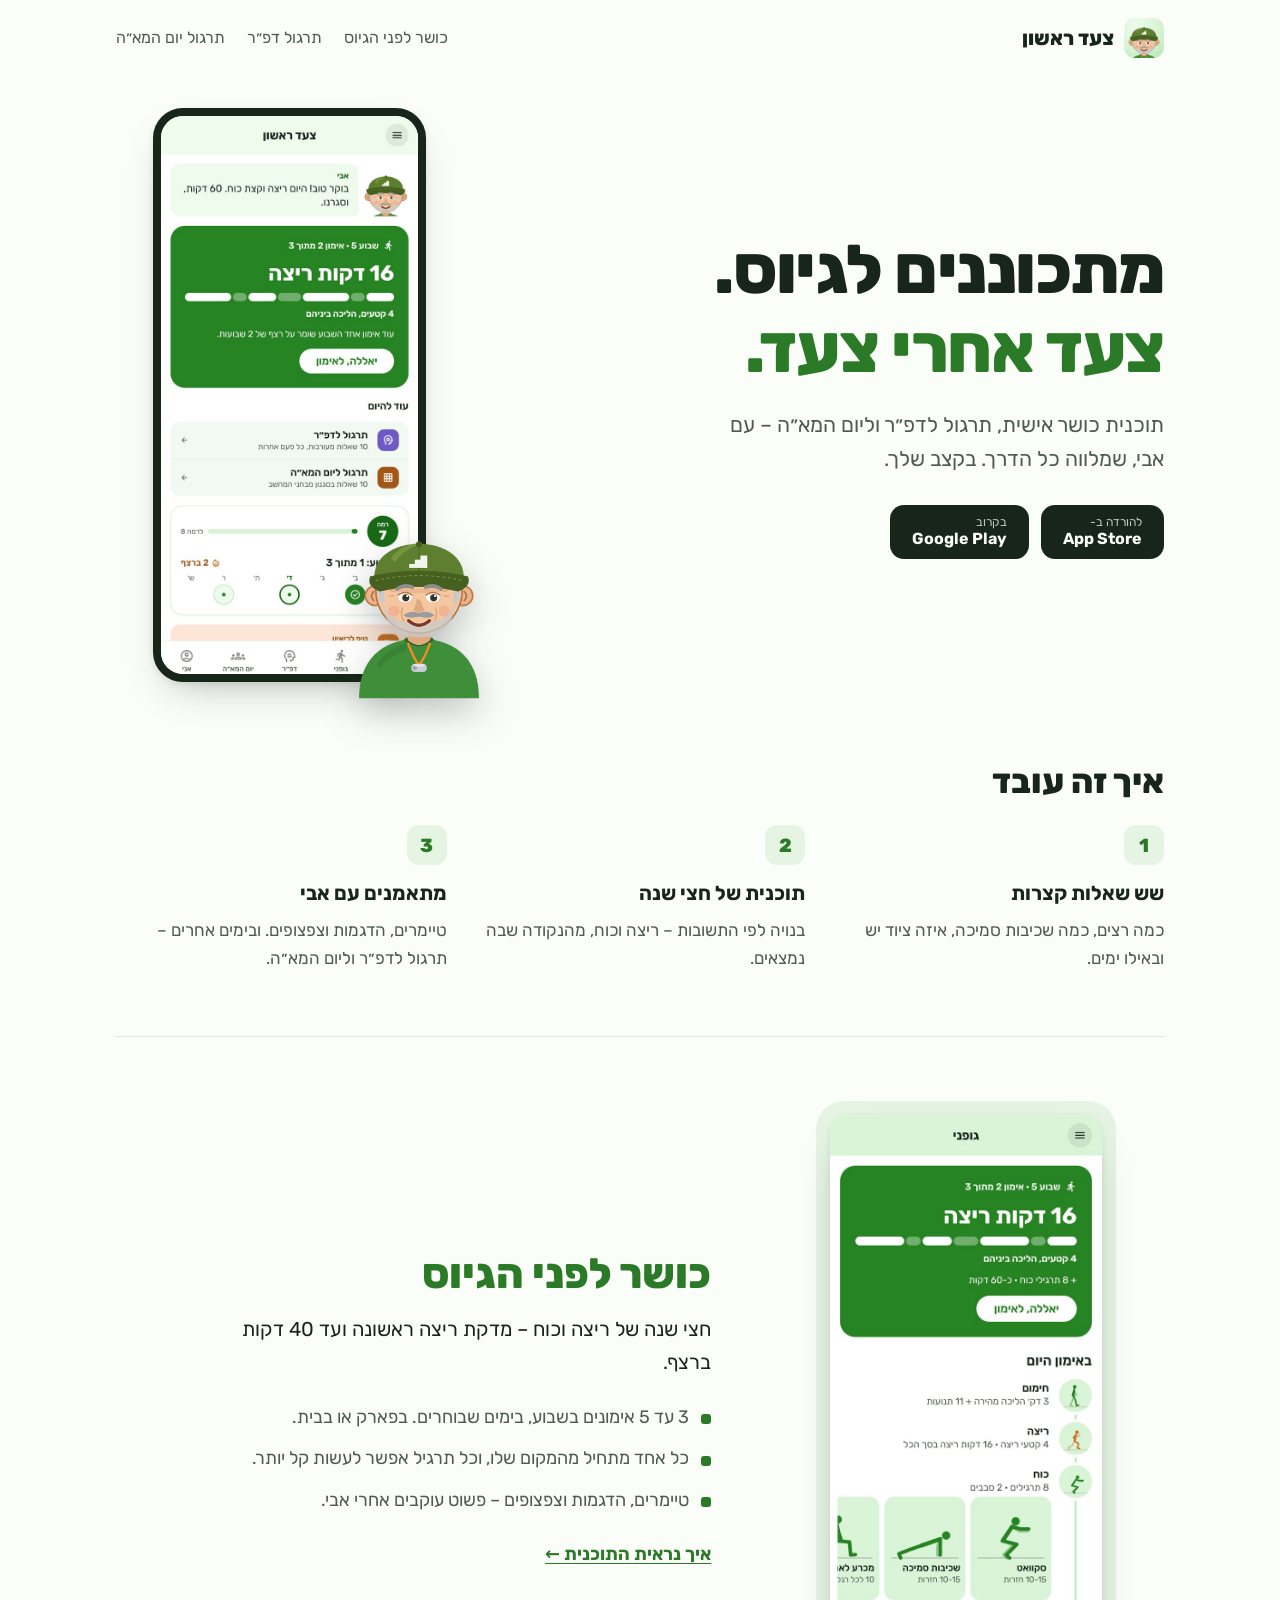
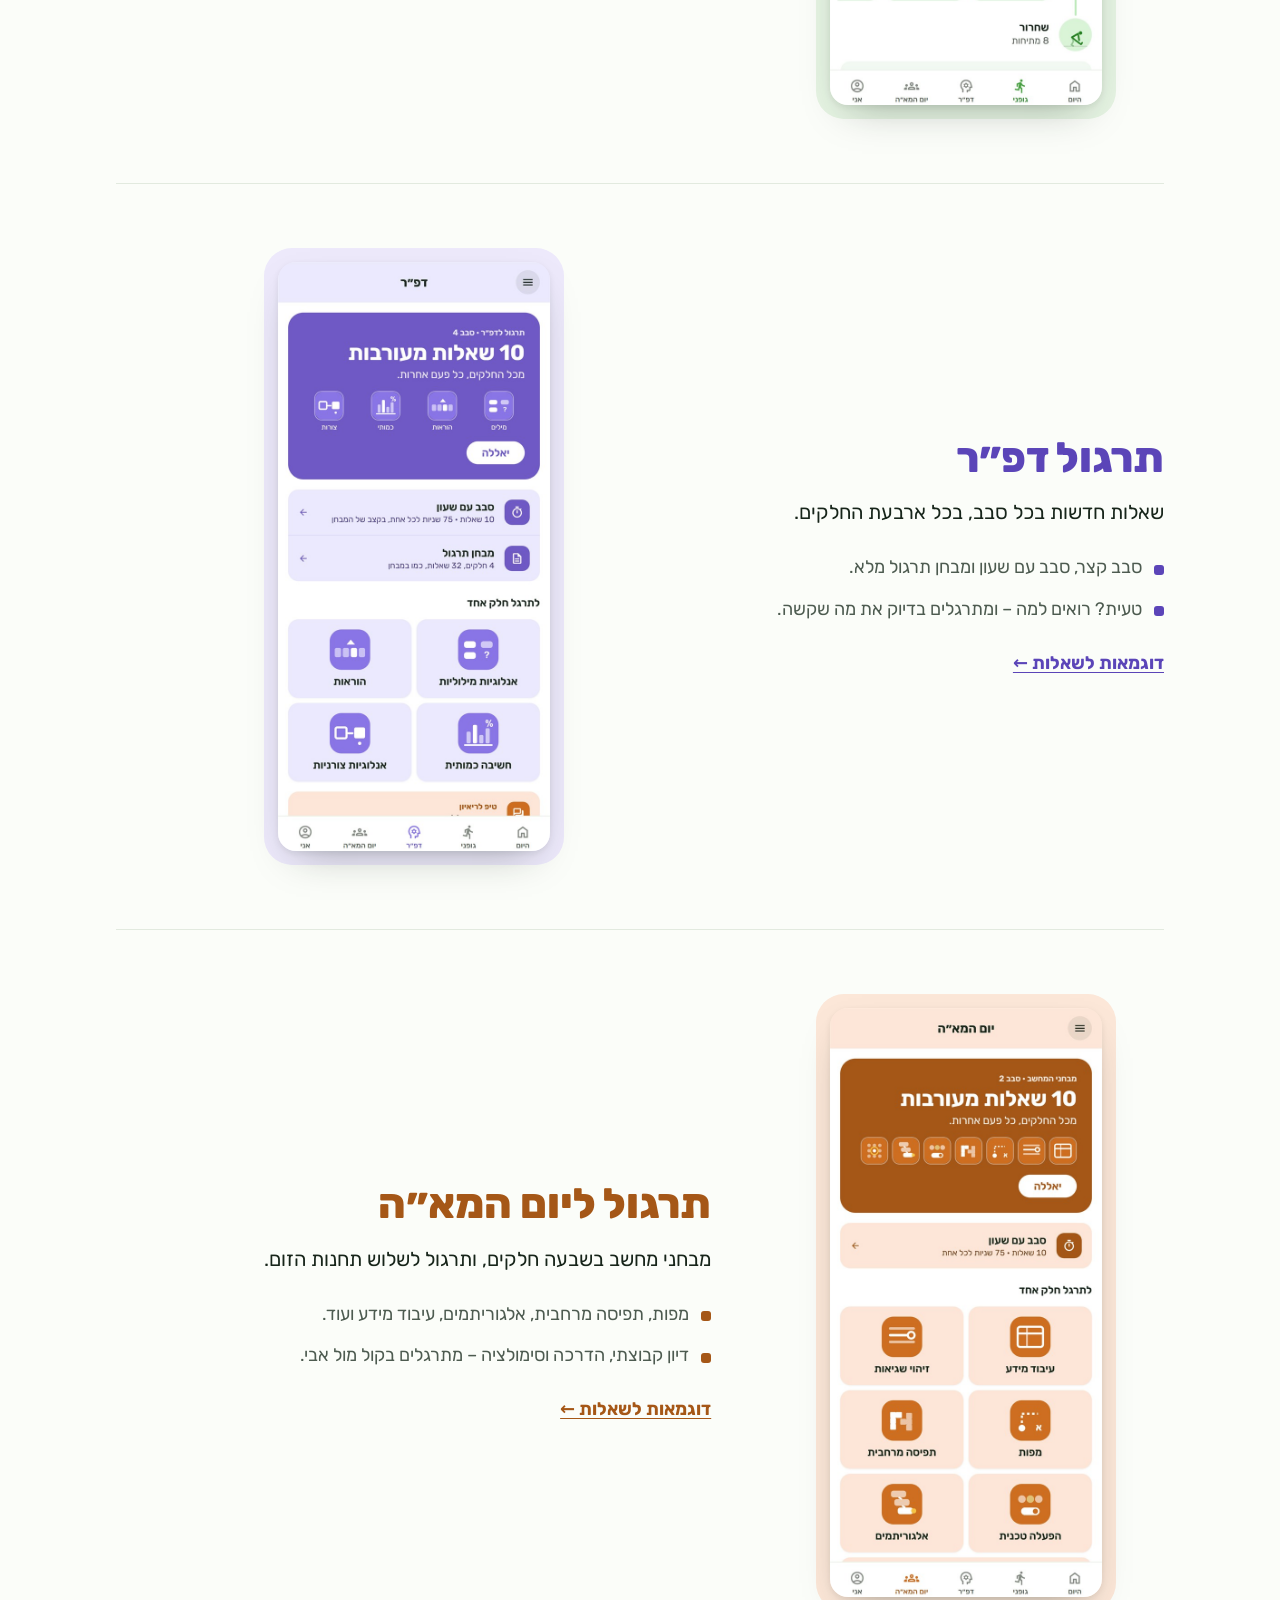
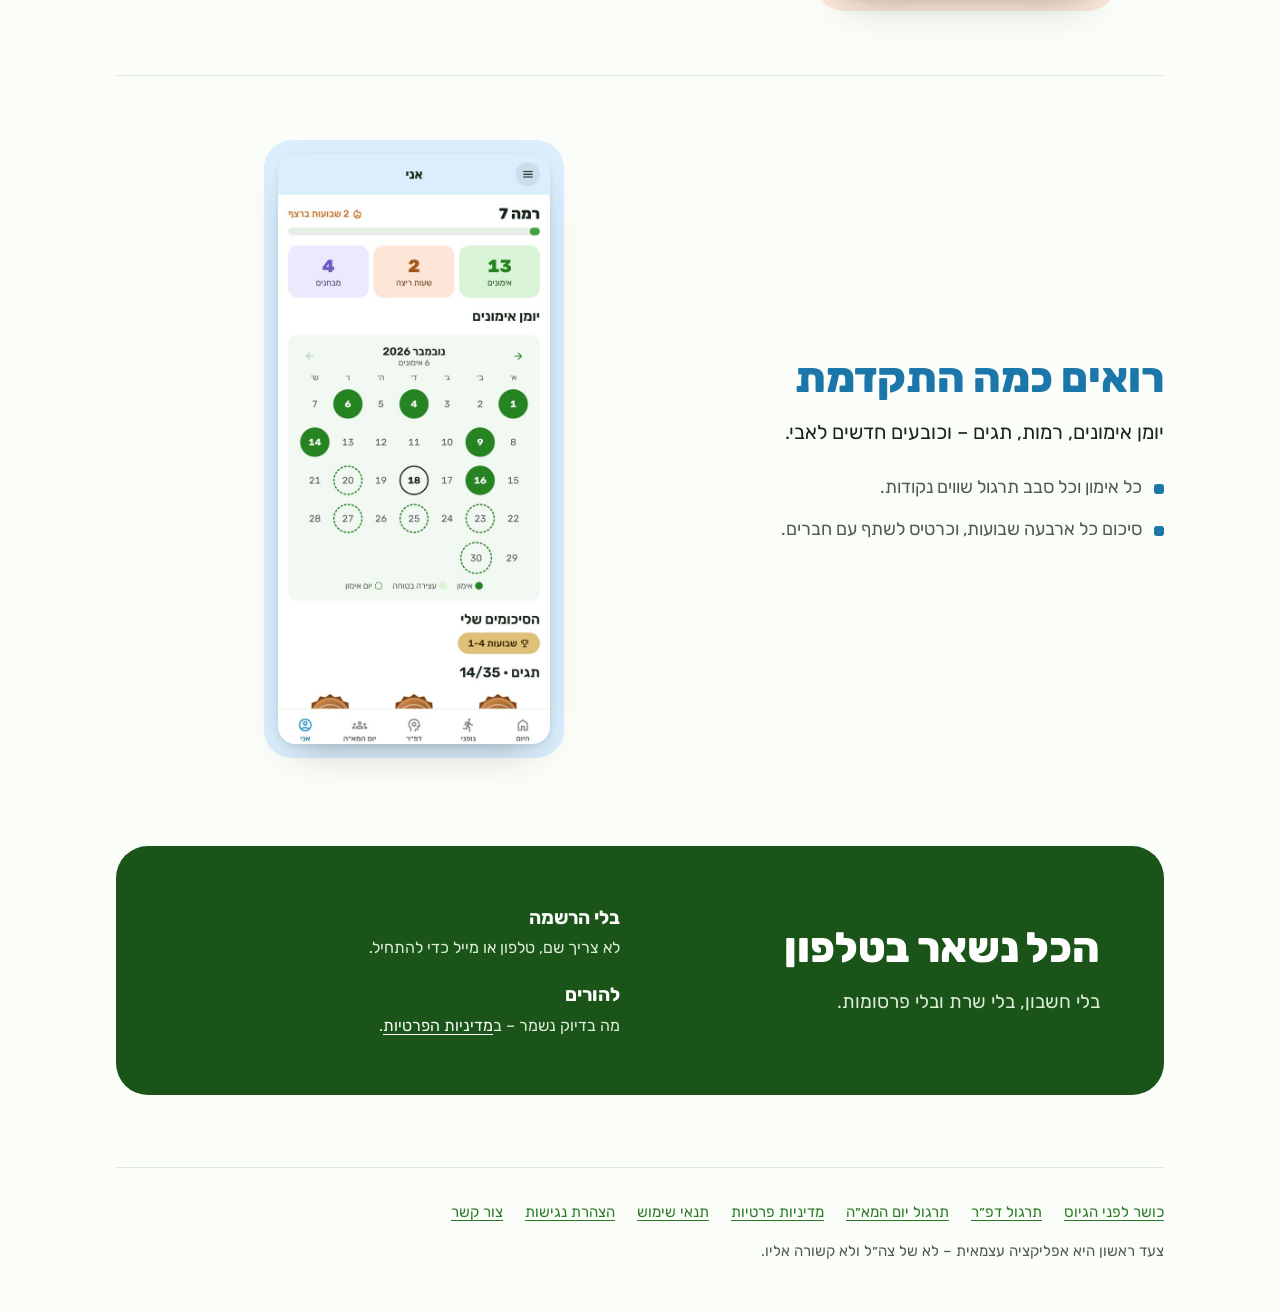
<file: index.html>
<!doctype html>
<!-- The promo site (hand-written): this page + workout-before-army / dapar-practice / yom-hamea-practice, style.css.
     The legal pages beside it are generated by app/scripts/export-legal.ts. Facts must match the app. -->
<html lang="he" dir="rtl">
<head>
<meta charset="utf-8">
<meta name="viewport" content="width=device-width, initial-scale=1">
<title>צעד ראשון – אפליקציה להכנה לגיוס: כושר, דפ״ר ויום המא״ה</title>
<meta name="description" content="אפליקציה שעוזרת להתכונן לגיוס: תוכנית כושר הדרגתית של חצי שנה, תרגול דפ״ר ותרגול ליום המא״ה – עם אבי, שמלווה כל הדרך.">
<link rel="canonical" href="https://tzaadrishon.com/">
<meta name="theme-color" content="#2B7A27">
<meta property="og:type" content="website">
<meta property="og:locale" content="he_IL">
<meta property="og:site_name" content="צעד ראשון">
<meta property="og:title" content="צעד ראשון – הכנה לגיוס">
<meta property="og:description" content="כושר, דפ״ר ויום המא״ה – בקצב שלך, עם אבי.">
<meta property="og:url" content="https://tzaadrishon.com/">
<meta property="og:image" content="https://tzaadrishon.com/img/og.png">
<meta name="twitter:card" content="summary_large_image">
<link rel="icon" type="image/png" href="img/favicon.png">
<link rel="apple-touch-icon" href="img/icon-180.png">
<link rel="preconnect" href="https://fonts.googleapis.com">
<link rel="preconnect" href="https://fonts.gstatic.com" crossorigin>
<link href="https://fonts.googleapis.com/css2?family=Rubik:wght@400;500;700;800&display=swap" rel="stylesheet">
<link rel="stylesheet" href="style.css">
<script type="application/ld+json">
{
  "@context": "https://schema.org",
  "@type": "MobileApplication",
  "name": "צעד ראשון – הכנה לגיוס",
  "operatingSystem": "iOS, Android",
  "applicationCategory": "HealthApplication",
  "inLanguage": "he",
  "description": "תוכנית כושר הדרגתית של חצי שנה, תרגול דפ״ר ותרגול ליום המא״ה, עם המאמן אבי.",
  "image": "https://tzaadrishon.com/img/icon-512.png",
  "url": "https://tzaadrishon.com/"
}
</script>
</head>
<body>
<div class="wrap">
  <header class="top">
    <a class="brand" href="./"><img src="img/icon-180.png" alt="" width="40" height="40">צעד ראשון</a>
    <nav aria-label="עמודים">
      <a href="workout-before-army.html">כושר לפני הגיוס</a><a href="dapar-practice.html">תרגול דפ״ר</a><a href="yom-hamea-practice.html">תרגול יום המא״ה</a>
    </nav>
  </header>

  <main>
    <section class="hero">
      <div>
        <h1>מתכוננים לגיוס. <span>צעד אחרי צעד.</span></h1>
        <p class="lead">תוכנית כושר אישית, תרגול לדפ״ר וליום המא״ה – עם אבי, שמלווה כל הדרך. בקצב שלך.</p>
        <div class="stores">
          <a class="btn" href="https://apps.apple.com/il/app/id6831977416"><small>להורדה ב-</small>App Store</a>
          <span class="btn"><small>בקרוב</small>Google Play</span>
        </div>
      </div>
      <div class="stage">
        <img class="phone" src="img/today.jpg" alt="המסך הראשי של צעד ראשון: האימון של היום, תרגול לדפ״ר וליום המא״ה, והשבוע במבט אחד" width="600" height="1300">
        <img class="avi" src="img/avi.png" alt="אבי, המאמן של האפליקציה" width="360" height="360">
      </div>
    </section>

    <section class="how" aria-labelledby="how">
      <h2 id="how">איך זה עובד</h2>
      <ol>
        <li><strong>שש שאלות קצרות</strong><span>כמה רצים, כמה שכיבות סמיכה, איזה ציוד יש ובאילו ימים.</span></li>
        <li><strong>תוכנית של חצי שנה</strong><span>בנויה לפי התשובות – ריצה וכוח, מהנקודה שבה נמצאים.</span></li>
        <li><strong>מתאמנים עם אבי</strong><span>טיימרים, הדגמות וצפצופים. ובימים אחרים – תרגול לדפ״ר וליום המא״ה.</span></li>
      </ol>
    </section>

    <section class="feature fit">
      <div class="shot"><img src="img/workout.jpg" alt="מסך הכושר: האימון של היום, הריצה ומסלול האימונים" width="600" height="1300" loading="lazy"></div>
      <div>
        <h2>כושר לפני הגיוס</h2>
        <p class="say">חצי שנה של ריצה וכוח – מדקת ריצה ראשונה ועד 40 דקות ברצף.</p>
        <ul class="dots">
          <li>3 עד 5 אימונים בשבוע, בימים שבוחרים. בפארק או בבית.</li>
          <li>כל אחד מתחיל מהמקום שלו, וכל תרגיל אפשר לעשות קל יותר.</li>
          <li>טיימרים, הדגמות וצפצופים – פשוט עוקבים אחרי אבי.</li>
        </ul>
        <a class="more" href="workout-before-army.html">איך נראית התוכנית ←</a>
      </div>
    </section>

    <section class="feature dapar">
      <div class="shot"><img src="img/tzav.jpg" alt="מסך תרגול הדפ״ר: סבב מעורב, סבב עם שעון, מבחן תרגול ותרגול לפי חלק" width="600" height="1300" loading="lazy"></div>
      <div>
        <h2>תרגול דפ״ר</h2>
        <p class="say">שאלות חדשות בכל סבב, בכל ארבעת החלקים.</p>
        <ul class="dots">
          <li>סבב קצר, סבב עם שעון ומבחן תרגול מלא.</li>
          <li>טעית? רואים למה – ומתרגלים בדיוק את מה שקשה.</li>
        </ul>
        <a class="more" href="dapar-practice.html">דוגמאות לשאלות ←</a>
      </div>
    </section>

    <section class="feature yom">
      <div class="shot"><img src="img/yom.jpg" alt="מסך התרגול ליום המא״ה: מבחני המחשב, תרגול לפי חלק ותחנות הזום" width="600" height="1300" loading="lazy"></div>
      <div>
        <h2>תרגול ליום המא״ה</h2>
        <p class="say">מבחני מחשב בשבעה חלקים, ותרגול לשלוש תחנות הזום.</p>
        <ul class="dots">
          <li>מפות, תפיסה מרחבית, אלגוריתמים, עיבוד מידע ועוד.</li>
          <li>דיון קבוצתי, הדרכה וסימולציה – מתרגלים בקול מול אבי.</li>
        </ul>
        <a class="more" href="yom-hamea-practice.html">דוגמאות לשאלות ←</a>
      </div>
    </section>

    <section class="feature me">
      <div class="shot"><img src="img/me.jpg" alt="מסך ההתקדמות: אימונים, שעות ריצה, יומן אימונים ותגים" width="600" height="1300" loading="lazy"></div>
      <div>
        <h2>רואים כמה התקדמת</h2>
        <p class="say">יומן אימונים, רמות, תגים – וכובעים חדשים לאבי.</p>
        <ul class="dots">
          <li>כל אימון וכל סבב תרגול שווים נקודות.</li>
          <li>סיכום כל ארבעה שבועות, וכרטיס לשתף עם חברים.</li>
        </ul>
      </div>
    </section>

    <section class="band">
      <div>
        <h2>הכל נשאר בטלפון</h2>
        <p>בלי חשבון, בלי שרת ובלי פרסומות.</p>
      </div>
      <dl>
        <div><dt>בלי הרשמה</dt><dd>לא צריך שם, טלפון או מייל כדי להתחיל.</dd></div>
        <div><dt>להורים</dt><dd>מה בדיוק נשמר – ב<a href="privacy.html">מדיניות הפרטיות</a>.</dd></div>
      </dl>
    </section>
  </main>

  <footer>
    <nav aria-label="מידע"><a href="workout-before-army.html">כושר לפני הגיוס</a><a href="dapar-practice.html">תרגול דפ״ר</a><a href="yom-hamea-practice.html">תרגול יום המא״ה</a><a href="privacy.html">מדיניות פרטיות</a><a href="terms.html">תנאי שימוש</a><a href="accessibility.html">הצהרת נגישות</a><a href="mailto:leonyehudazaadrishon@gmail.com">צור קשר</a></nav>
    <p>צעד ראשון היא אפליקציה עצמאית – לא של צה״ל ולא קשורה אליו.</p>
  </footer>
</div>
</body>
</html>
</file>
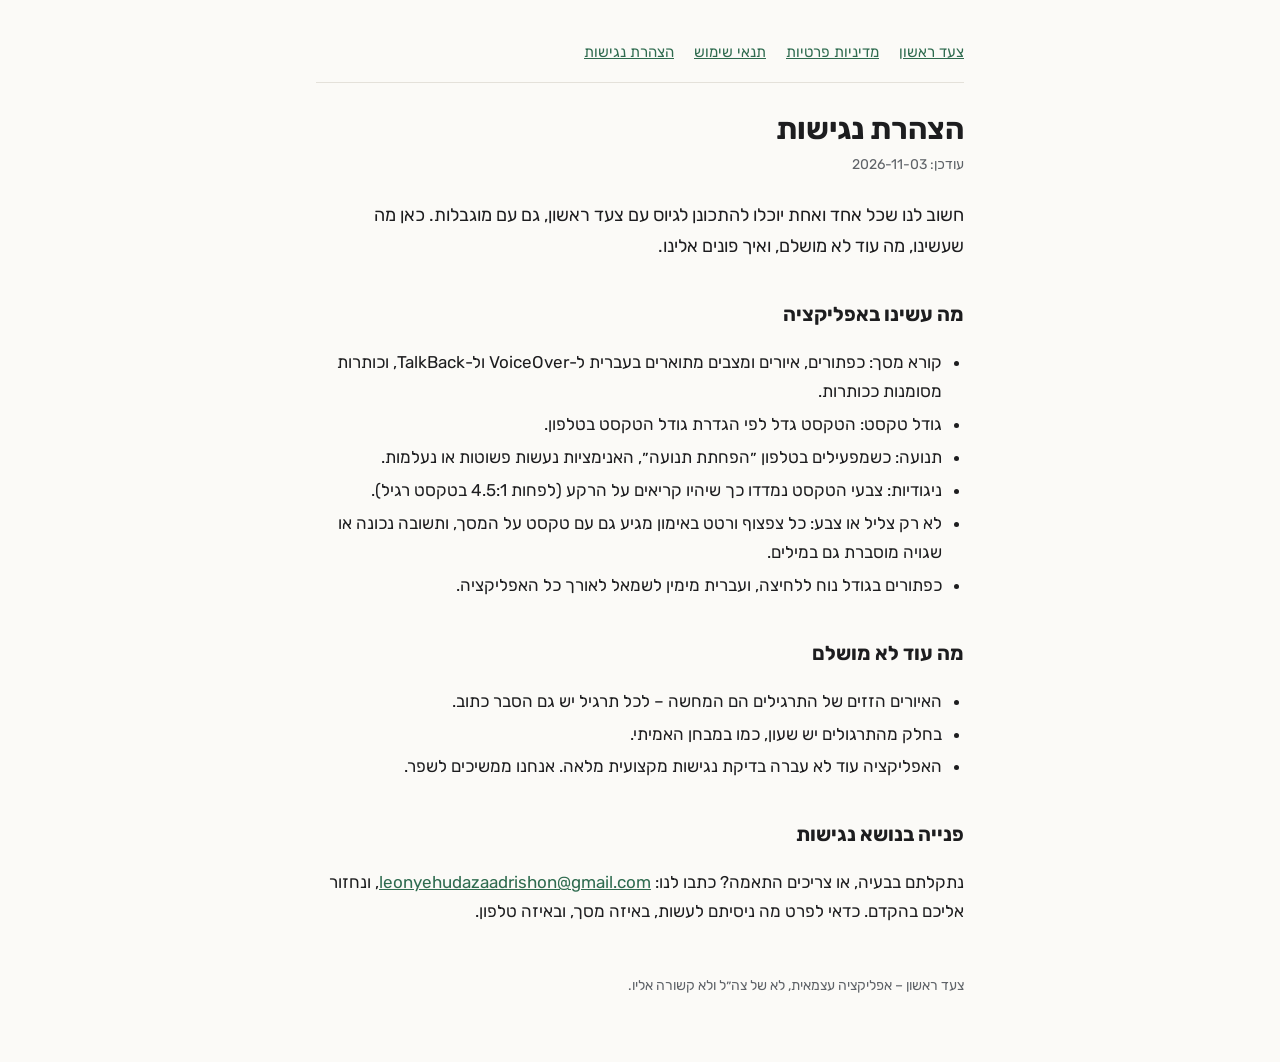
<file: accessibility.html>
<!doctype html>
<!-- Generated from app/src/data/legal.ts by app/scripts/export-legal.ts – edit there, not here. -->
<html lang="he" dir="rtl">
<head>
<meta charset="utf-8">
<meta name="viewport" content="width=device-width, initial-scale=1">
<title>הצהרת נגישות – צעד ראשון</title>
<link rel="preconnect" href="https://fonts.googleapis.com">
<link href="https://fonts.googleapis.com/css2?family=Rubik:wght@400;700&display=swap" rel="stylesheet">
<style>:root{--bg:#fbfaf7;--text:#1d1d1f;--muted:#5f6368;--line:#e4e1da;--accent:#2f6b4f}
@media (prefers-color-scheme:dark){:root{--bg:#141414;--text:#ececec;--muted:#a0a0a0;--line:#2c2c2c;--accent:#7fc4a1}}
*{box-sizing:border-box}body{margin:0;background:var(--bg);color:var(--text);font:17px/1.7 "Rubik",system-ui,sans-serif;overflow-wrap:anywhere}
main{max-width:680px;margin:0 auto;padding:40px 16px 64px}h1{font-size:30px;line-height:1.2;margin:0 0 6px}
h2{font-size:20px;margin:36px 0 8px}.meta{color:var(--muted);font-size:14px;margin:0 0 24px}.intro{font-size:18px}
nav{display:flex;gap:20px;font-size:15px;padding-bottom:16px;border-bottom:1px solid var(--line);margin-bottom:28px}
a{color:var(--accent)}ul{padding-inline-start:22px}li{margin:4px 0}footer{margin-top:48px;color:var(--muted);font-size:14px}</style>
</head>
<body>
<main>
<nav><a href="./">צעד ראשון</a><a href="privacy.html">מדיניות פרטיות</a><a href="terms.html">תנאי שימוש</a><a href="accessibility.html">הצהרת נגישות</a></nav>
<h1>הצהרת נגישות</h1>
<p class="meta">עודכן: 2026-11-03</p>
<p class="intro">חשוב לנו שכל אחד ואחת יוכלו להתכונן לגיוס עם צעד ראשון, גם עם מוגבלות. כאן מה שעשינו, מה עוד לא מושלם, ואיך פונים אלינו.</p>
<h2>מה עשינו באפליקציה</h2>
<ul><li>קורא מסך: כפתורים, איורים ומצבים מתוארים בעברית ל-VoiceOver ול-TalkBack, וכותרות מסומנות ככותרות.</li><li>גודל טקסט: הטקסט גדל לפי הגדרת גודל הטקסט בטלפון.</li><li>תנועה: כשמפעילים בטלפון ״הפחתת תנועה״, האנימציות נעשות פשוטות או נעלמות.</li><li>ניגודיות: צבעי הטקסט נמדדו כך שיהיו קריאים על הרקע (לפחות 4.5:1 בטקסט רגיל).</li><li>לא רק צליל או צבע: כל צפצוף ורטט באימון מגיע גם עם טקסט על המסך, ותשובה נכונה או שגויה מוסברת גם במילים.</li><li>כפתורים בגודל נוח ללחיצה, ועברית מימין לשמאל לאורך כל האפליקציה.</li></ul>
<h2>מה עוד לא מושלם</h2>
<ul><li>האיורים הזזים של התרגילים הם המחשה – לכל תרגיל יש גם הסבר כתוב.</li><li>בחלק מהתרגולים יש שעון, כמו במבחן האמיתי.</li><li>האפליקציה עוד לא עברה בדיקת נגישות מקצועית מלאה. אנחנו ממשיכים לשפר.</li></ul>
<h2>פנייה בנושא נגישות</h2>
<p>נתקלתם בבעיה, או צריכים התאמה? כתבו לנו: <a href="mailto:leonyehudazaadrishon@gmail.com">leonyehudazaadrishon@gmail.com</a>, ונחזור אליכם בהקדם. כדאי לפרט מה ניסיתם לעשות, באיזה מסך, ובאיזה טלפון.</p>
<footer>צעד ראשון – אפליקציה עצמאית, לא של צה״ל ולא קשורה אליו.</footer>
</main>
</body>
</html>
</file>
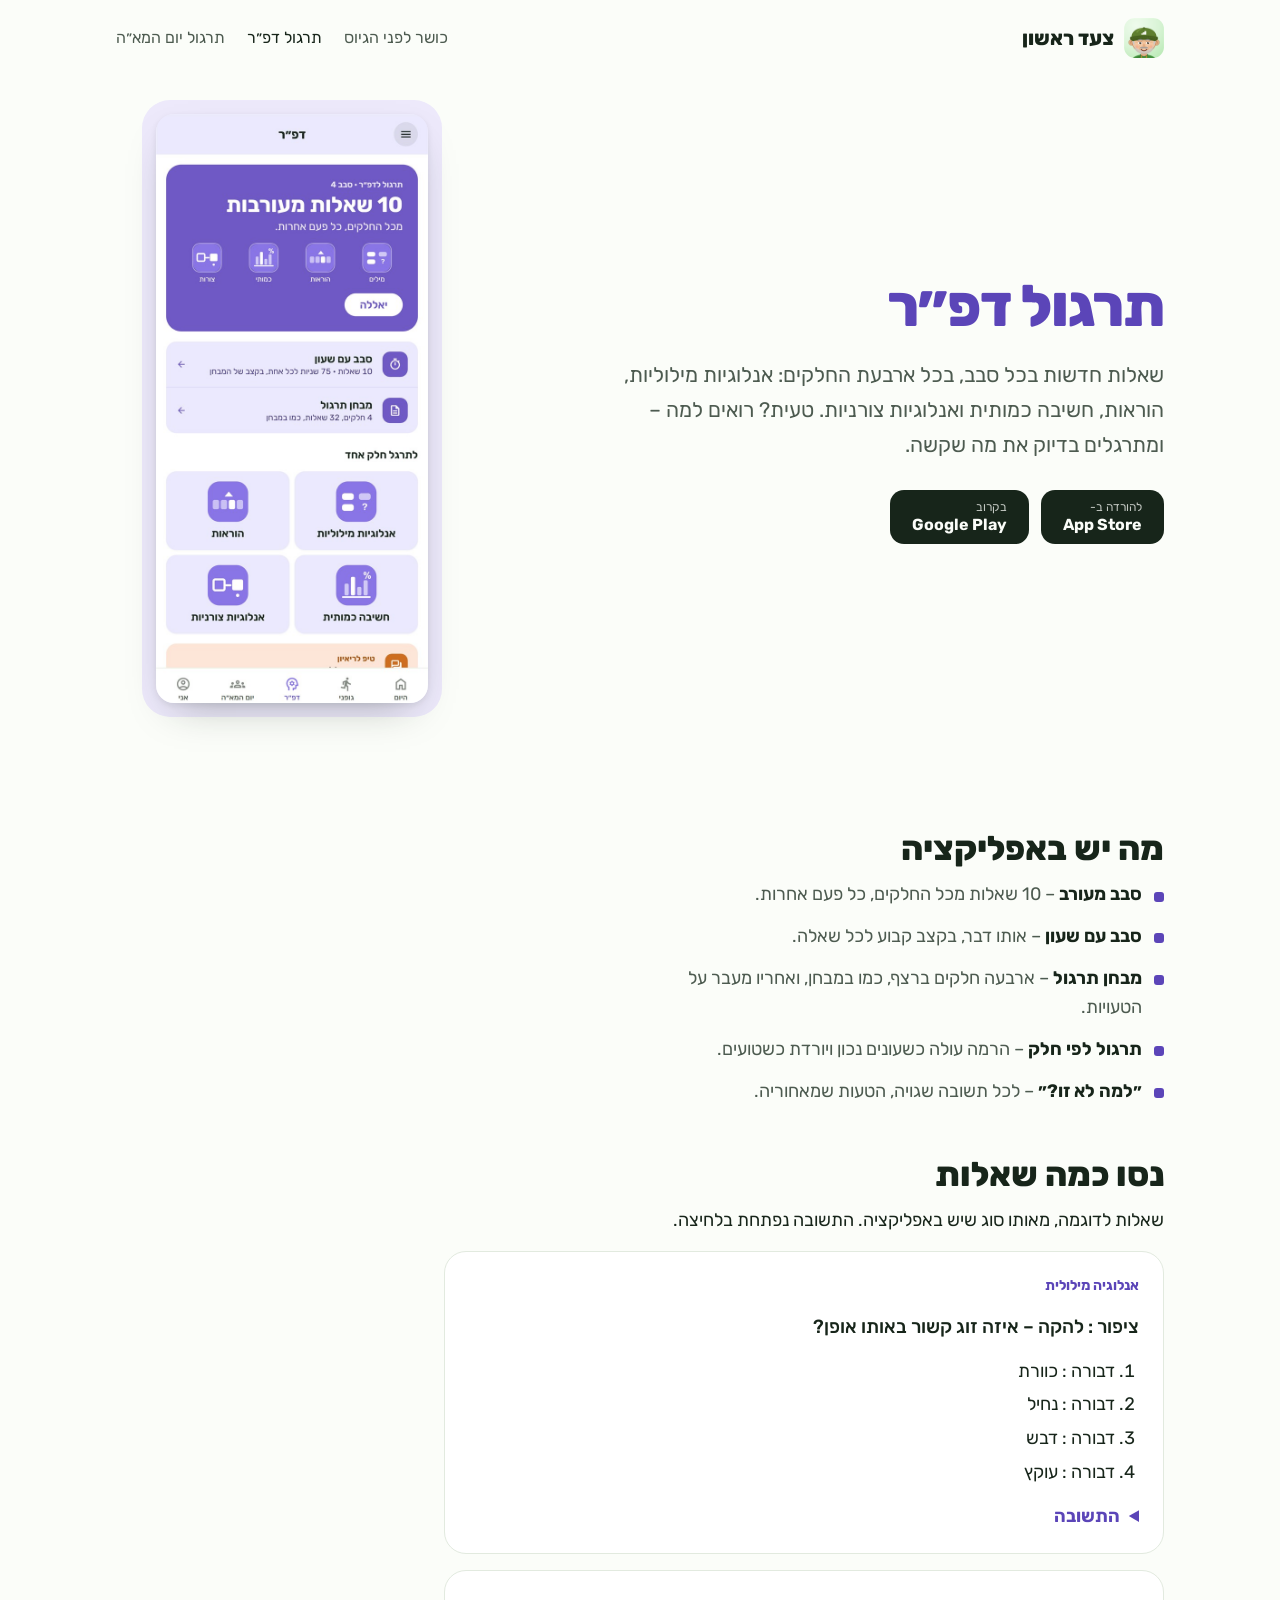
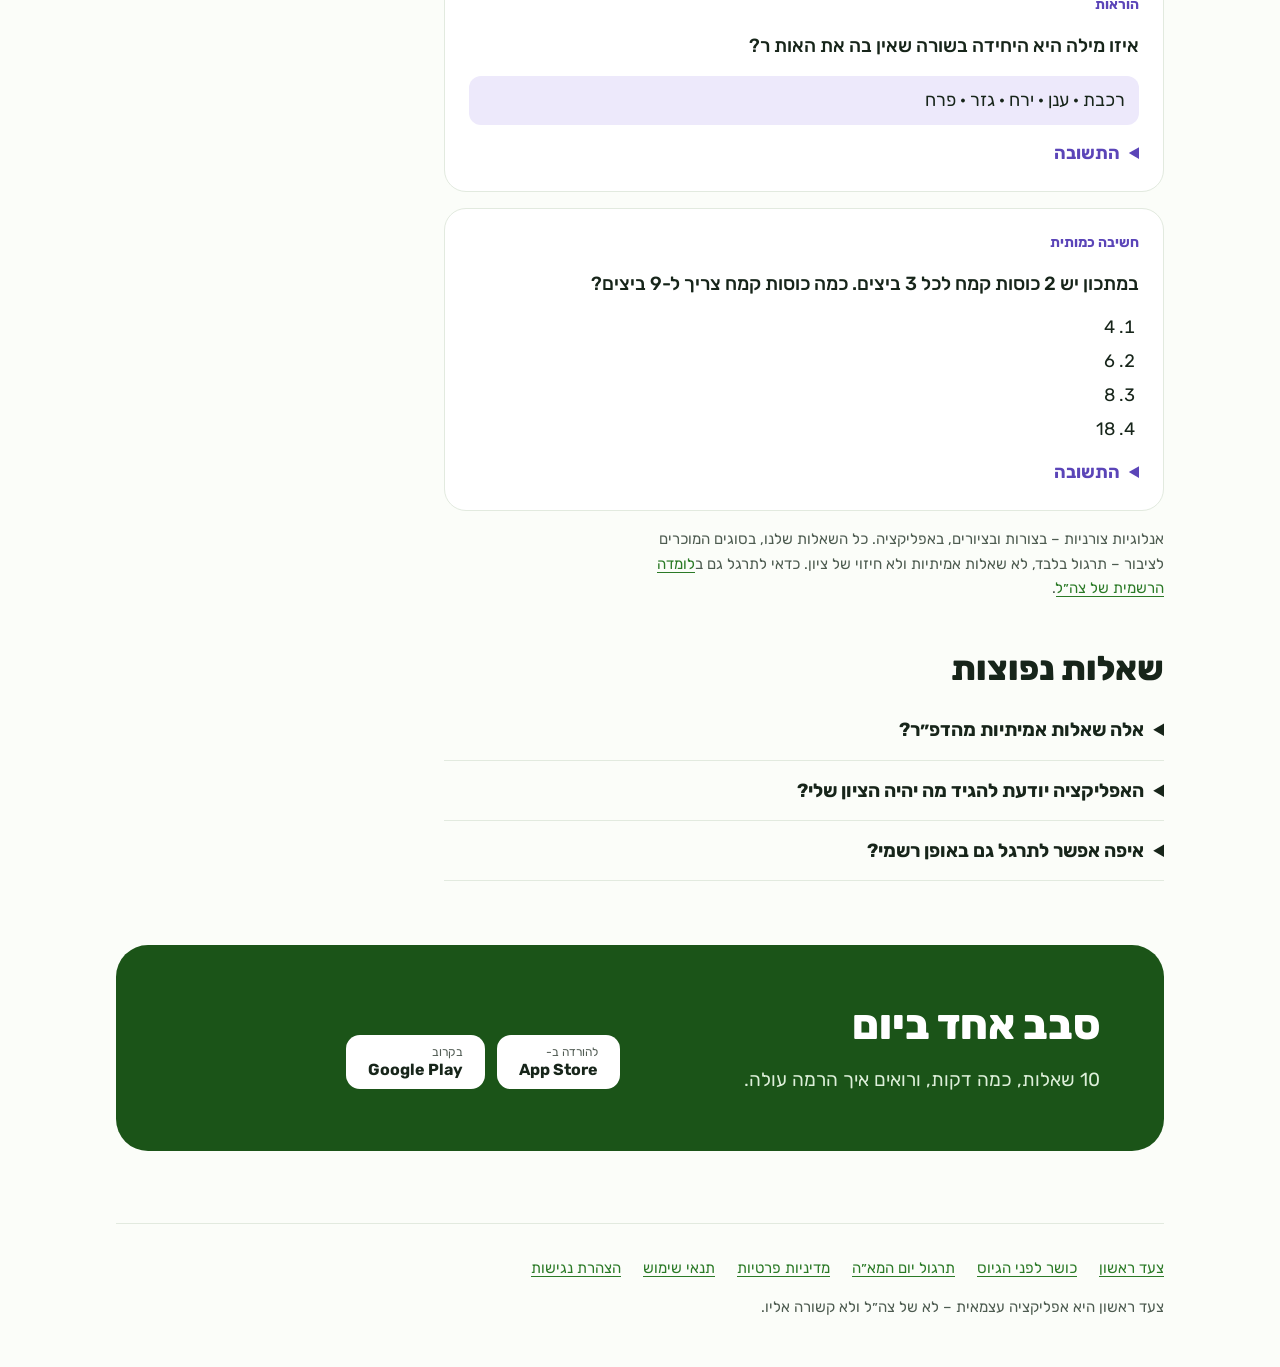
<file: dapar-practice.html>
<!doctype html>
<!-- Promo topic page (hand-written). Sample questions are our own, in the app's style (app/src/state/dapar.ts) –
     never real or reconstructed test items (CLAUDE.md). -->
<html lang="he" dir="rtl">
<head>
<meta charset="utf-8">
<meta name="viewport" content="width=device-width, initial-scale=1">
<title>תרגול דפ״ר – שאלות לתרגול בכל ארבעת החלקים | צעד ראשון</title>
<meta name="description" content="תרגול לדפ״ר באפליקציה: שאלות חדשות בכל סבב – אנלוגיות מילוליות, הוראות, חשיבה כמותית ואנלוגיות צורניות. סבב עם שעון, מבחן תרגול מלא והסבר לכל טעות. נסו כמה שאלות לדוגמה.">
<link rel="canonical" href="https://tzaadrishon.com/dapar-practice.html">
<meta name="theme-color" content="#5B45B8">
<meta property="og:type" content="article">
<meta property="og:locale" content="he_IL">
<meta property="og:site_name" content="צעד ראשון">
<meta property="og:title" content="תרגול דפ״ר – שאלות חדשות בכל סבב">
<meta property="og:description" content="ארבעת החלקים, סבב עם שעון ומבחן תרגול מלא – עם הסבר לכל טעות.">
<meta property="og:url" content="https://tzaadrishon.com/dapar-practice.html">
<meta property="og:image" content="https://tzaadrishon.com/img/og.png">
<meta name="twitter:card" content="summary_large_image">
<link rel="icon" type="image/png" href="img/favicon.png">
<link rel="apple-touch-icon" href="img/icon-180.png">
<link rel="preconnect" href="https://fonts.googleapis.com">
<link rel="preconnect" href="https://fonts.gstatic.com" crossorigin>
<link href="https://fonts.googleapis.com/css2?family=Rubik:wght@400;500;700;800&display=swap" rel="stylesheet">
<link rel="stylesheet" href="style.css">
<script type="application/ld+json">
{
  "@context": "https://schema.org",
  "@type": "FAQPage",
  "mainEntity": [
    { "@type": "Question", "name": "אלה שאלות אמיתיות מהדפ״ר?",
      "acceptedAnswer": { "@type": "Answer", "text": "לא. כל השאלות שלנו – נוצרות בקוד או נכתבות על ידינו, בסוגים המוכרים לציבור. זה תרגול בלבד." } },
    { "@type": "Question", "name": "האפליקציה יודעת להגיד מה יהיה הציון שלי?",
      "acceptedAnswer": { "@type": "Answer", "text": "לא. הרמות באפליקציה הן לתרגול בלבד, ולא חיזוי של ציון." } },
    { "@type": "Question", "name": "איפה אפשר לתרגל גם באופן רשמי?",
      "acceptedAnswer": { "@type": "Answer", "text": "לצה״ל יש לומדה רשמית וחינמית לתרגול הדפ״ר באתר מתגייסים. כדאי לתרגל גם בה." } }
  ]
}
</script>
</head>
<body class="dapar">
<div class="wrap">
  <header class="top">
    <a class="brand" href="./"><img src="img/icon-180.png" alt="" width="40" height="40">צעד ראשון</a>
    <nav aria-label="עמודים">
      <a href="workout-before-army.html">כושר לפני הגיוס</a><a href="dapar-practice.html" aria-current="page">תרגול דפ״ר</a><a href="yom-hamea-practice.html">תרגול יום המא״ה</a>
    </nav>
  </header>

  <main>
    <section class="page-head">
      <div>
        <h1>תרגול דפ״ר</h1>
        <p class="lead">שאלות חדשות בכל סבב, בכל ארבעת החלקים: אנלוגיות מילוליות, הוראות, חשיבה כמותית ואנלוגיות צורניות. טעית? רואים למה – ומתרגלים בדיוק את מה שקשה.</p>
        <div class="stores"><a class="btn" href="https://apps.apple.com/il/app/id6831977416"><small>להורדה ב-</small>App Store</a><span class="btn"><small>בקרוב</small>Google Play</span></div>
      </div>
      <div class="shot"><img src="img/tzav.jpg" alt="מסך תרגול הדפ״ר באפליקציה: סבב מעורב, סבב עם שעון, מבחן תרגול ותרגול לפי חלק" width="600" height="1300"></div>
    </section>

    <article class="prose">
      <h2>מה יש באפליקציה</h2>
      <ul class="dots">
        <li><strong>סבב מעורב</strong> – 10 שאלות מכל החלקים, כל פעם אחרות.</li>
        <li><strong>סבב עם שעון</strong> – אותו דבר, בקצב קבוע לכל שאלה.</li>
        <li><strong>מבחן תרגול</strong> – ארבעה חלקים ברצף, כמו במבחן, ואחריו מעבר על הטעויות.</li>
        <li><strong>תרגול לפי חלק</strong> – הרמה עולה כשעונים נכון ויורדת כשטועים.</li>
        <li><strong>״למה לא זו?״</strong> – לכל תשובה שגויה, הטעות שמאחוריה.</li>
      </ul>

      <h2>נסו כמה שאלות</h2>
      <p>שאלות לדוגמה, מאותו סוג שיש באפליקציה. התשובה נפתחת בלחיצה.</p>

      <div class="q">
        <p class="kind">אנלוגיה מילולית</p>
        <p class="ask">ציפור : להקה – איזה זוג קשור באותו אופן?</p>
        <ol><li>דבורה : כוורת</li><li>דבורה : נחיל</li><li>דבורה : דבש</li><li>דבורה : עוקץ</li></ol>
        <details><summary>התשובה</summary><p><strong>דבורה : נחיל.</strong> הקשר: פרט → קבוצה של הרבה כמותו. ״כוורת״ היא המקום שבו הדבורים גרות – קשר אחר.</p></details>
      </div>

      <div class="q">
        <p class="kind">הוראות</p>
        <p class="ask">איזו מילה היא היחידה בשורה שאין בה את האות ר?</p>
        <pre>רכבת · ענן · ירח · גזר · פרח</pre>
        <details><summary>התשובה</summary><p><strong>ענן.</strong> בכל שאר המילים יש ר. בהוראות שווה לקרוא לאט – ולבדוק כל מילה.</p></details>
      </div>

      <div class="q">
        <p class="kind">חשיבה כמותית</p>
        <p class="ask">במתכון יש 2 כוסות קמח לכל 3 ביצים. כמה כוסות קמח צריך ל-9 ביצים?</p>
        <ol><li>4</li><li>6</li><li>8</li><li>18</li></ol>
        <details><summary>התשובה</summary><p><strong>6.</strong> 9 ביצים הן פי 3 מ-3, אז גם הקמח פי 3: 2 × 3 = 6. מי שבחר 8 שמר על ההפרש (ביצה אחת יותר) במקום על היחס.</p></details>
      </div>

      <p class="fine">אנלוגיות צורניות – בצורות ובציורים, באפליקציה. כל השאלות שלנו, בסוגים המוכרים לציבור – תרגול בלבד, לא שאלות אמיתיות ולא חיזוי של ציון. כדאי לתרגל גם ב<a href="https://www.mitgaisim.idf.il/כתבות/כתבות-ציר-הזמן/צו-ראשון/לומדת-דפר-אדפטיבי/" rel="noopener">לומדה הרשמית של צה״ל</a>.</p>

      <h2>שאלות נפוצות</h2>
      <div class="faq">
        <details><summary>אלה שאלות אמיתיות מהדפ״ר?</summary><p>לא. כל השאלות שלנו – נוצרות בקוד או נכתבות על ידינו, בסוגים המוכרים לציבור. זה תרגול בלבד.</p></details>
        <details><summary>האפליקציה יודעת להגיד מה יהיה הציון שלי?</summary><p>לא. הרמות באפליקציה הן לתרגול בלבד, ולא חיזוי של ציון.</p></details>
        <details><summary>איפה אפשר לתרגל גם באופן רשמי?</summary><p>לצה״ל יש <a href="https://www.mitgaisim.idf.il/כתבות/כתבות-ציר-הזמן/צו-ראשון/לומדת-דפר-אדפטיבי/" rel="noopener">לומדה רשמית וחינמית</a> באתר מתגייסים. כדאי לתרגל גם בה.</p></details>
      </div>
    </article>

    <section class="band">
      <div>
        <h2>סבב אחד ביום</h2>
        <p>10 שאלות, כמה דקות, ורואים איך הרמה עולה.</p>
      </div>
      <div>
        <div class="stores"><a class="btn" href="https://apps.apple.com/il/app/id6831977416"><small>להורדה ב-</small>App Store</a><span class="btn"><small>בקרוב</small>Google Play</span></div>
      </div>
    </section>
  </main>

  <footer>
    <nav aria-label="מידע"><a href="./">צעד ראשון</a><a href="workout-before-army.html">כושר לפני הגיוס</a><a href="yom-hamea-practice.html">תרגול יום המא״ה</a><a href="privacy.html">מדיניות פרטיות</a><a href="terms.html">תנאי שימוש</a><a href="accessibility.html">הצהרת נגישות</a></nav>
    <p>צעד ראשון היא אפליקציה עצמאית – לא של צה״ל ולא קשורה אליו.</p>
  </footer>
</div>
</body>
</html>
</file>
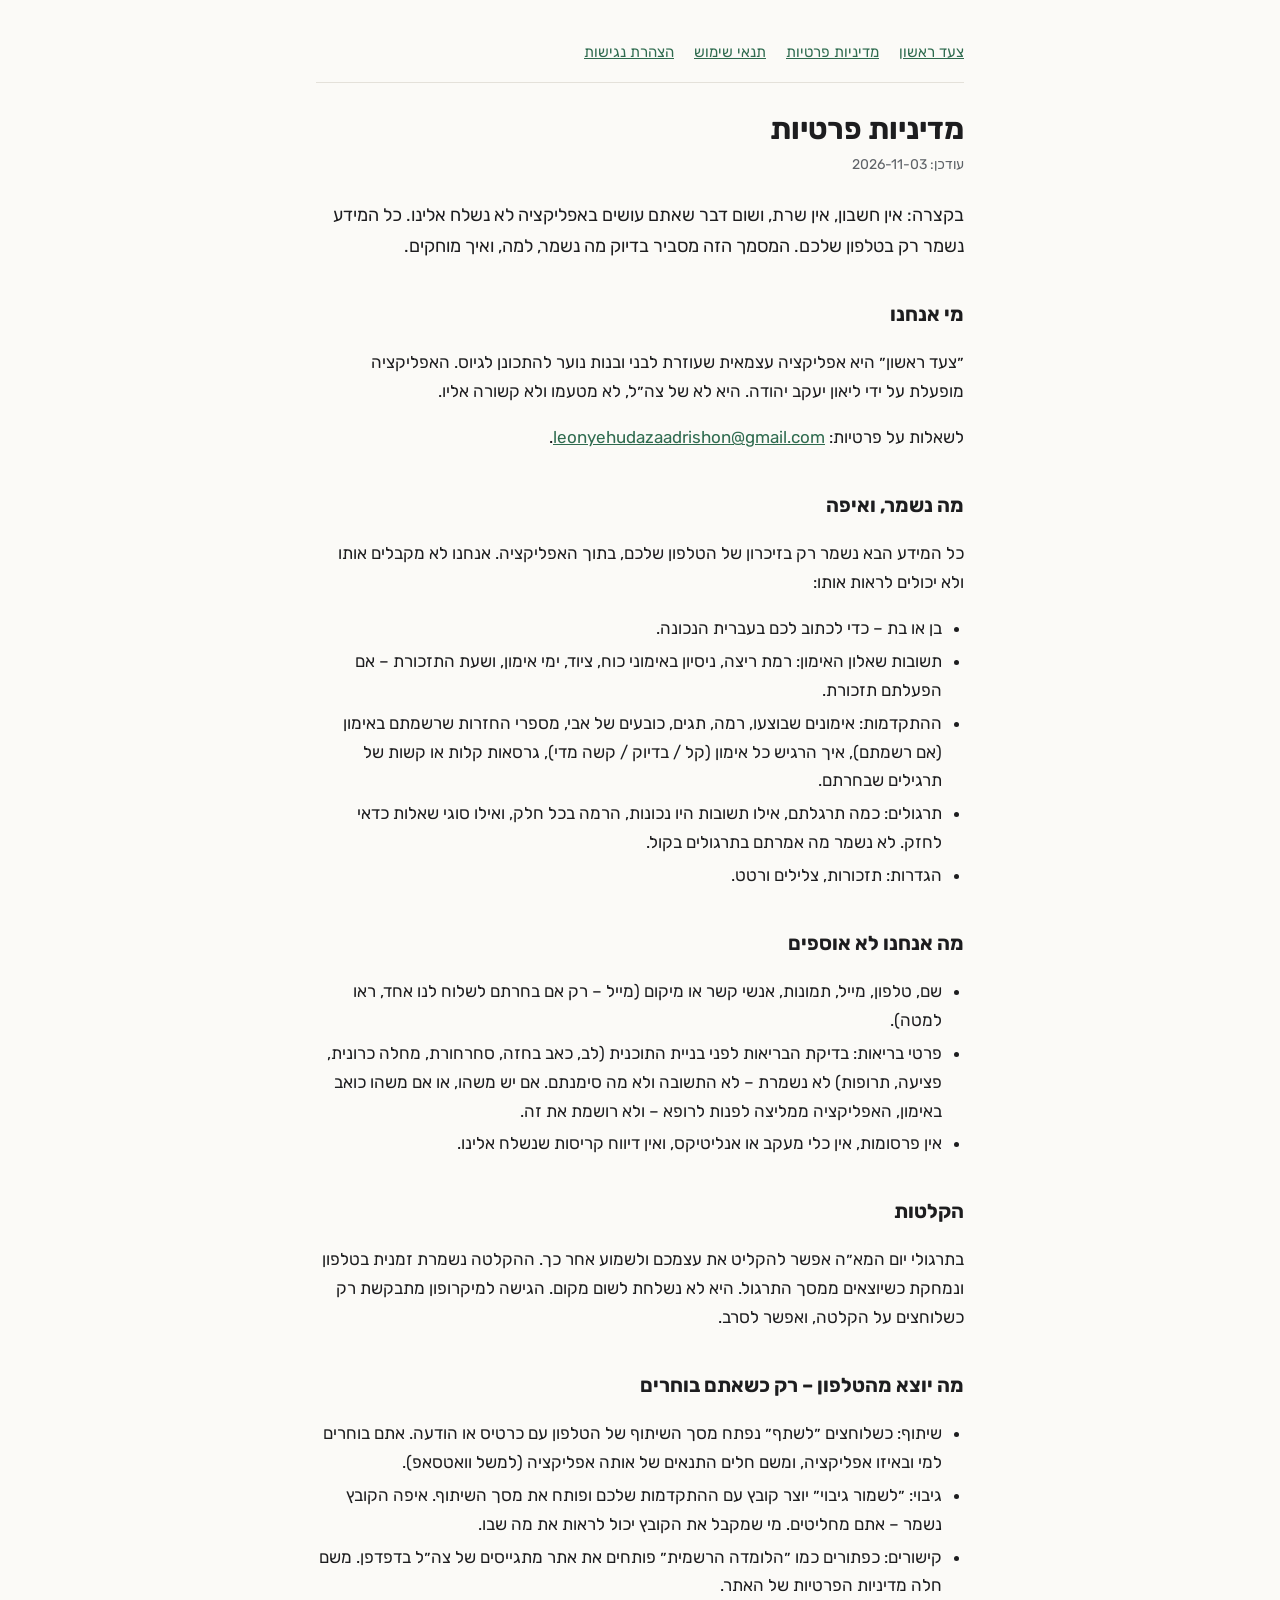
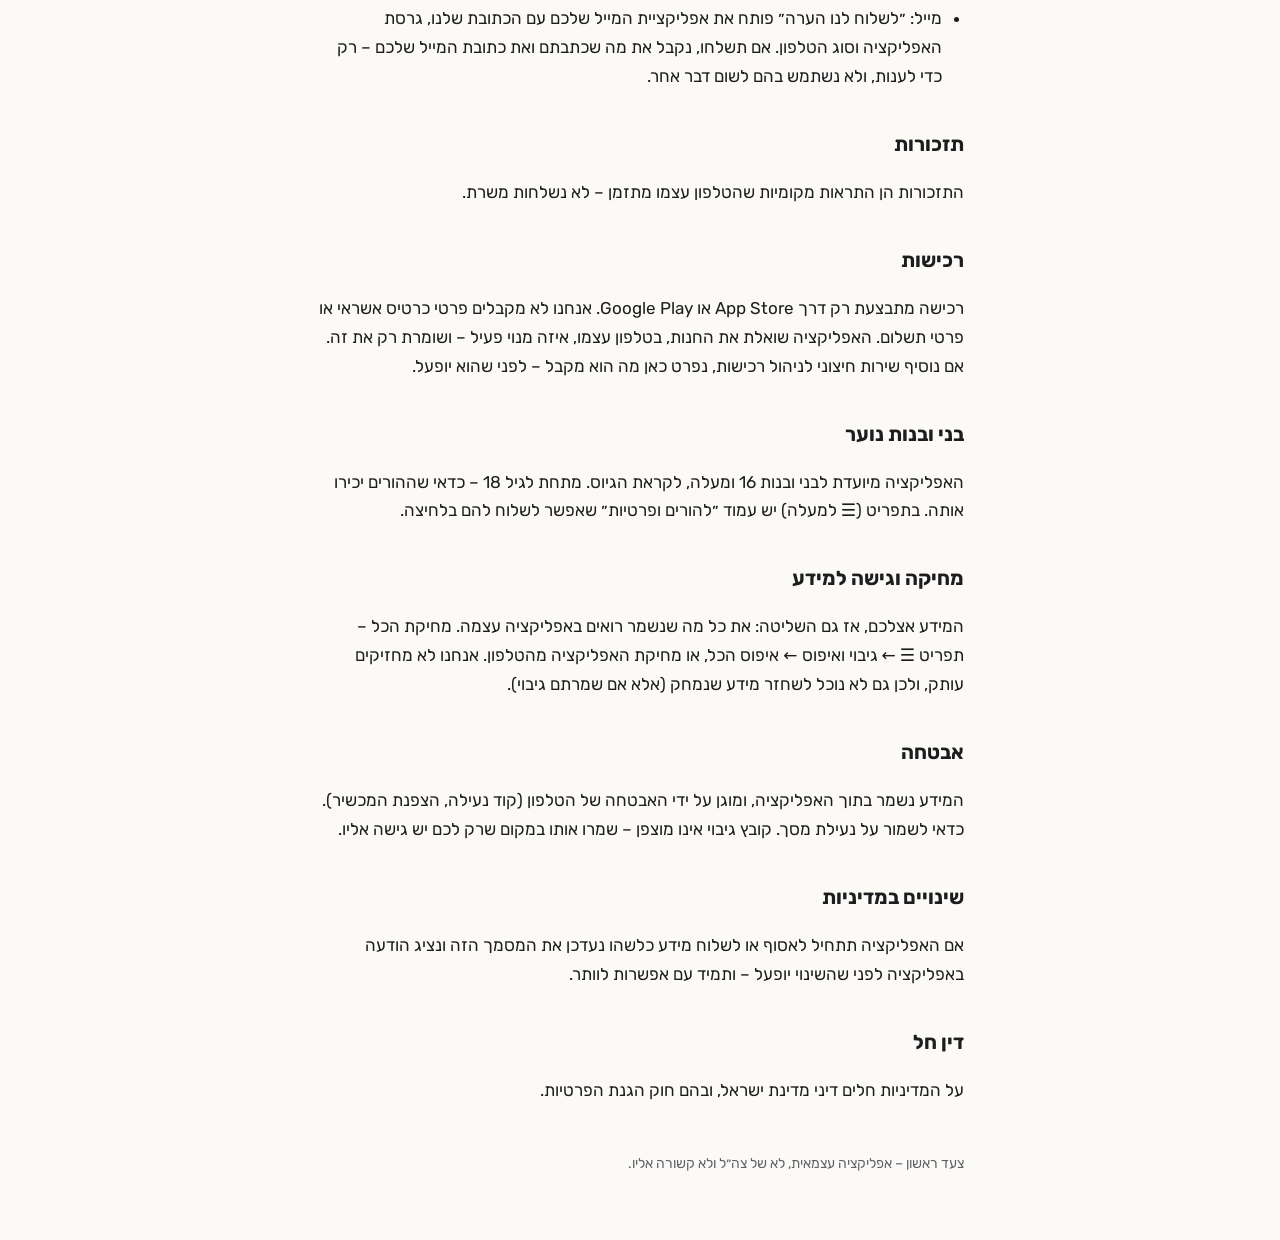
<file: privacy.html>
<!doctype html>
<!-- Generated from app/src/data/legal.ts by app/scripts/export-legal.ts – edit there, not here. -->
<html lang="he" dir="rtl">
<head>
<meta charset="utf-8">
<meta name="viewport" content="width=device-width, initial-scale=1">
<title>מדיניות פרטיות – צעד ראשון</title>
<link rel="preconnect" href="https://fonts.googleapis.com">
<link href="https://fonts.googleapis.com/css2?family=Rubik:wght@400;700&display=swap" rel="stylesheet">
<style>:root{--bg:#fbfaf7;--text:#1d1d1f;--muted:#5f6368;--line:#e4e1da;--accent:#2f6b4f}
@media (prefers-color-scheme:dark){:root{--bg:#141414;--text:#ececec;--muted:#a0a0a0;--line:#2c2c2c;--accent:#7fc4a1}}
*{box-sizing:border-box}body{margin:0;background:var(--bg);color:var(--text);font:17px/1.7 "Rubik",system-ui,sans-serif;overflow-wrap:anywhere}
main{max-width:680px;margin:0 auto;padding:40px 16px 64px}h1{font-size:30px;line-height:1.2;margin:0 0 6px}
h2{font-size:20px;margin:36px 0 8px}.meta{color:var(--muted);font-size:14px;margin:0 0 24px}.intro{font-size:18px}
nav{display:flex;gap:20px;font-size:15px;padding-bottom:16px;border-bottom:1px solid var(--line);margin-bottom:28px}
a{color:var(--accent)}ul{padding-inline-start:22px}li{margin:4px 0}footer{margin-top:48px;color:var(--muted);font-size:14px}</style>
</head>
<body>
<main>
<nav><a href="./">צעד ראשון</a><a href="privacy.html">מדיניות פרטיות</a><a href="terms.html">תנאי שימוש</a><a href="accessibility.html">הצהרת נגישות</a></nav>
<h1>מדיניות פרטיות</h1>
<p class="meta">עודכן: 2026-11-03</p>
<p class="intro">בקצרה: אין חשבון, אין שרת, ושום דבר שאתם עושים באפליקציה לא נשלח אלינו. כל המידע נשמר רק בטלפון שלכם. המסמך הזה מסביר בדיוק מה נשמר, למה, ואיך מוחקים.</p>
<h2>מי אנחנו</h2>
<p>״צעד ראשון״ היא אפליקציה עצמאית שעוזרת לבני ובנות נוער להתכונן לגיוס. האפליקציה מופעלת על ידי ליאון יעקב יהודה. היא לא של צה״ל, לא מטעמו ולא קשורה אליו.</p>
<p>לשאלות על פרטיות: <a href="mailto:leonyehudazaadrishon@gmail.com">leonyehudazaadrishon@gmail.com</a>.</p>
<h2>מה נשמר, ואיפה</h2>
<p>כל המידע הבא נשמר רק בזיכרון של הטלפון שלכם, בתוך האפליקציה. אנחנו לא מקבלים אותו ולא יכולים לראות אותו:</p>
<ul><li>בן או בת – כדי לכתוב לכם בעברית הנכונה.</li><li>תשובות שאלון האימון: רמת ריצה, ניסיון באימוני כוח, ציוד, ימי אימון, ושעת התזכורת – אם הפעלתם תזכורת.</li><li>ההתקדמות: אימונים שבוצעו, רמה, תגים, כובעים של אבי, מספרי החזרות שרשמתם באימון (אם רשמתם), איך הרגיש כל אימון (קל / בדיוק / קשה מדי), גרסאות קלות או קשות של תרגילים שבחרתם.</li><li>תרגולים: כמה תרגלתם, אילו תשובות היו נכונות, הרמה בכל חלק, ואילו סוגי שאלות כדאי לחזק. לא נשמר מה אמרתם בתרגולים בקול.</li><li>הגדרות: תזכורות, צלילים ורטט.</li></ul>
<h2>מה אנחנו לא אוספים</h2>
<ul><li>שם, טלפון, מייל, תמונות, אנשי קשר או מיקום (מייל – רק אם בחרתם לשלוח לנו אחד, ראו למטה).</li><li>פרטי בריאות: בדיקת הבריאות לפני בניית התוכנית (לב, כאב בחזה, סחרחורת, מחלה כרונית, פציעה, תרופות) לא נשמרת – לא התשובה ולא מה סימנתם. אם יש משהו, או אם משהו כואב באימון, האפליקציה ממליצה לפנות לרופא – ולא רושמת את זה.</li><li>אין פרסומות, אין כלי מעקב או אנליטיקס, ואין דיווח קריסות שנשלח אלינו.</li></ul>
<h2>הקלטות</h2>
<p>בתרגולי יום המא״ה אפשר להקליט את עצמכם ולשמוע אחר כך. ההקלטה נשמרת זמנית בטלפון ונמחקת כשיוצאים ממסך התרגול. היא לא נשלחת לשום מקום. הגישה למיקרופון מתבקשת רק כשלוחצים על הקלטה, ואפשר לסרב.</p>
<h2>מה יוצא מהטלפון – רק כשאתם בוחרים</h2>
<ul><li>שיתוף: כשלוחצים ״לשתף״ נפתח מסך השיתוף של הטלפון עם כרטיס או הודעה. אתם בוחרים למי ובאיזו אפליקציה, ומשם חלים התנאים של אותה אפליקציה (למשל וואטסאפ).</li><li>גיבוי: ״לשמור גיבוי״ יוצר קובץ עם ההתקדמות שלכם ופותח את מסך השיתוף. איפה הקובץ נשמר – אתם מחליטים. מי שמקבל את הקובץ יכול לראות את מה שבו.</li><li>קישורים: כפתורים כמו ״הלומדה הרשמית״ פותחים את אתר מתגייסים של צה״ל בדפדפן. משם חלה מדיניות הפרטיות של האתר.</li><li>מייל: ״לשלוח לנו הערה״ פותח את אפליקציית המייל שלכם עם הכתובת שלנו, גרסת האפליקציה וסוג הטלפון. אם תשלחו, נקבל את מה שכתבתם ואת כתובת המייל שלכם – רק כדי לענות, ולא נשתמש בהם לשום דבר אחר.</li></ul>
<h2>תזכורות</h2>
<p>התזכורות הן התראות מקומיות שהטלפון עצמו מתזמן – לא נשלחות משרת.</p>
<h2>רכישות</h2>
<p>רכישה מתבצעת רק דרך App Store או Google Play. אנחנו לא מקבלים פרטי כרטיס אשראי או פרטי תשלום. האפליקציה שואלת את החנות, בטלפון עצמו, איזה מנוי פעיל – ושומרת רק את זה. אם נוסיף שירות חיצוני לניהול רכישות, נפרט כאן מה הוא מקבל – לפני שהוא יופעל.</p>
<h2>בני ובנות נוער</h2>
<p>האפליקציה מיועדת לבני ובנות 16 ומעלה, לקראת הגיוס. מתחת לגיל 18 – כדאי שההורים יכירו אותה. בתפריט (☰ למעלה) יש עמוד ״להורים ופרטיות״ שאפשר לשלוח להם בלחיצה.</p>
<h2>מחיקה וגישה למידע</h2>
<p>המידע אצלכם, אז גם השליטה: את כל מה שנשמר רואים באפליקציה עצמה. מחיקת הכל – תפריט ☰ ← גיבוי ואיפוס ← איפוס הכל, או מחיקת האפליקציה מהטלפון. אנחנו לא מחזיקים עותק, ולכן גם לא נוכל לשחזר מידע שנמחק (אלא אם שמרתם גיבוי).</p>
<h2>אבטחה</h2>
<p>המידע נשמר בתוך האפליקציה, ומוגן על ידי האבטחה של הטלפון (קוד נעילה, הצפנת המכשיר). כדאי לשמור על נעילת מסך. קובץ גיבוי אינו מוצפן – שמרו אותו במקום שרק לכם יש גישה אליו.</p>
<h2>שינויים במדיניות</h2>
<p>אם האפליקציה תתחיל לאסוף או לשלוח מידע כלשהו נעדכן את המסמך הזה ונציג הודעה באפליקציה לפני שהשינוי יופעל – ותמיד עם אפשרות לוותר.</p>
<h2>דין חל</h2>
<p>על המדיניות חלים דיני מדינת ישראל, ובהם חוק הגנת הפרטיות.</p>
<footer>צעד ראשון – אפליקציה עצמאית, לא של צה״ל ולא קשורה אליו.</footer>
</main>
</body>
</html>
</file>
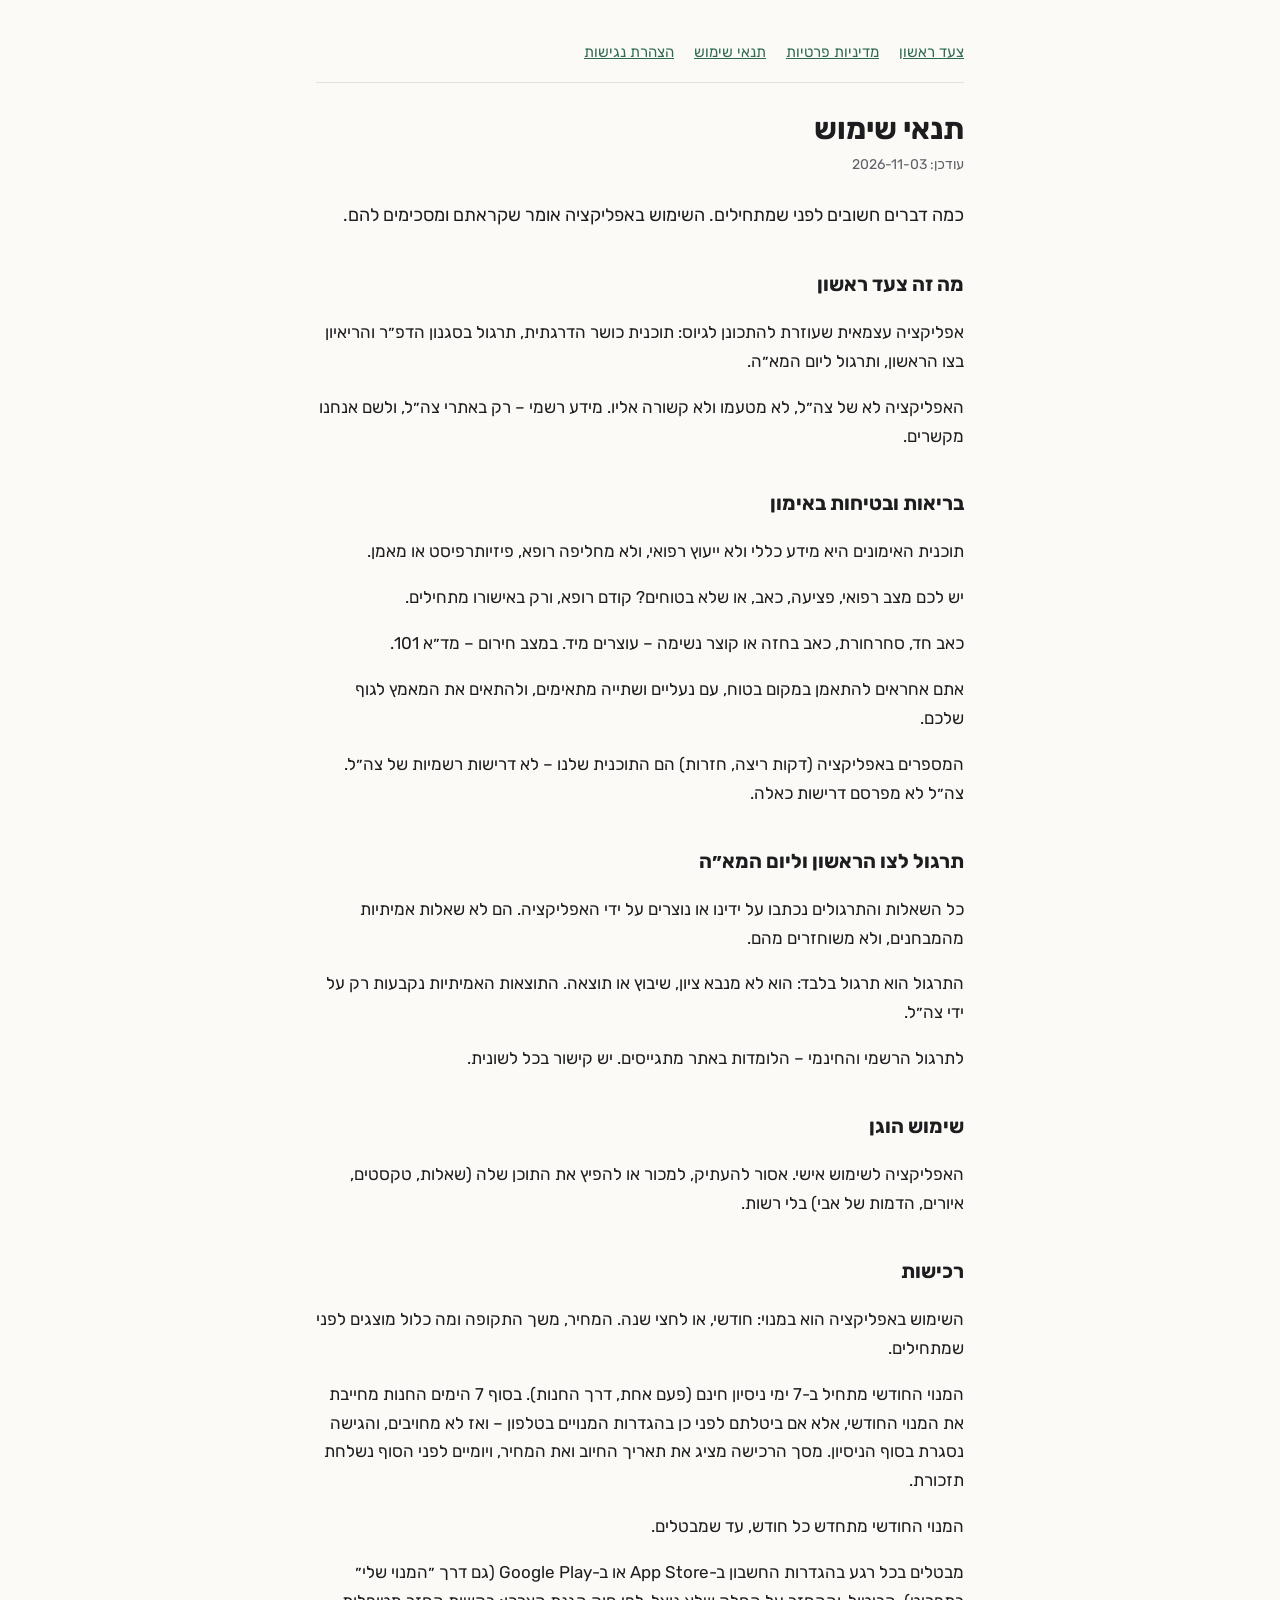
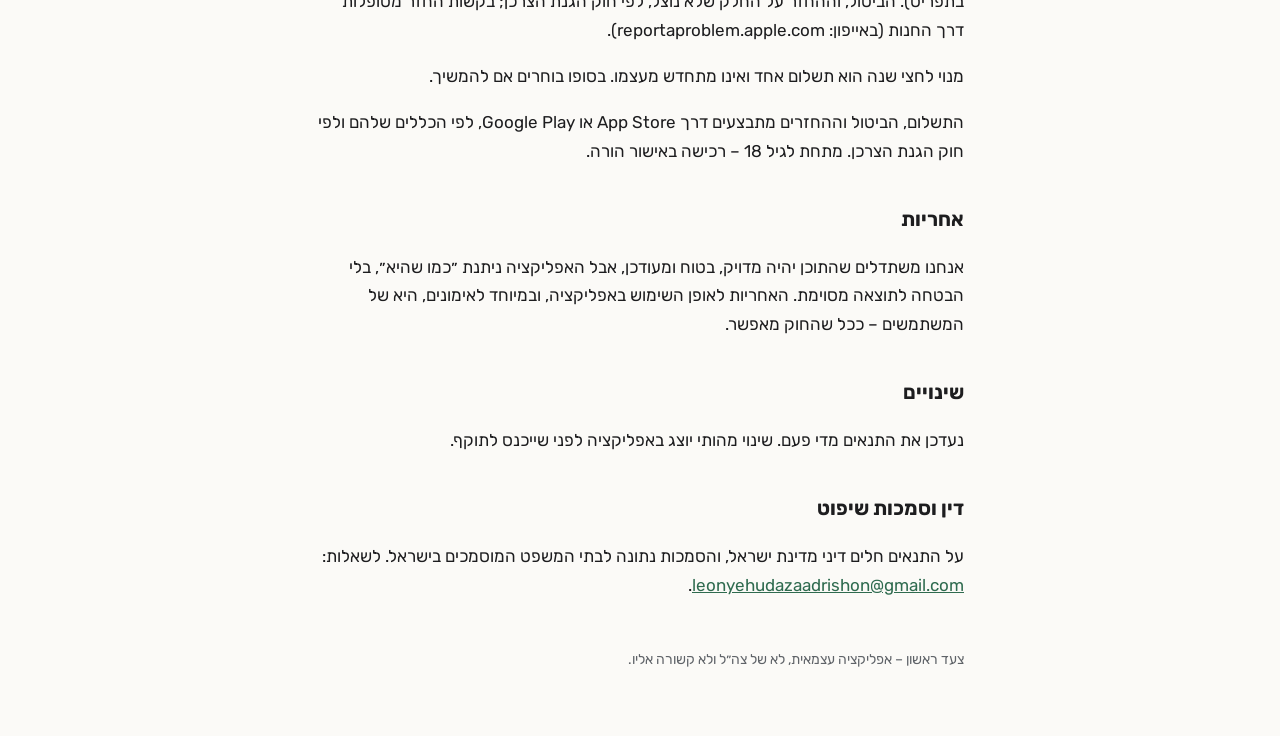
<file: terms.html>
<!doctype html>
<!-- Generated from app/src/data/legal.ts by app/scripts/export-legal.ts – edit there, not here. -->
<html lang="he" dir="rtl">
<head>
<meta charset="utf-8">
<meta name="viewport" content="width=device-width, initial-scale=1">
<title>תנאי שימוש – צעד ראשון</title>
<link rel="preconnect" href="https://fonts.googleapis.com">
<link href="https://fonts.googleapis.com/css2?family=Rubik:wght@400;700&display=swap" rel="stylesheet">
<style>:root{--bg:#fbfaf7;--text:#1d1d1f;--muted:#5f6368;--line:#e4e1da;--accent:#2f6b4f}
@media (prefers-color-scheme:dark){:root{--bg:#141414;--text:#ececec;--muted:#a0a0a0;--line:#2c2c2c;--accent:#7fc4a1}}
*{box-sizing:border-box}body{margin:0;background:var(--bg);color:var(--text);font:17px/1.7 "Rubik",system-ui,sans-serif;overflow-wrap:anywhere}
main{max-width:680px;margin:0 auto;padding:40px 16px 64px}h1{font-size:30px;line-height:1.2;margin:0 0 6px}
h2{font-size:20px;margin:36px 0 8px}.meta{color:var(--muted);font-size:14px;margin:0 0 24px}.intro{font-size:18px}
nav{display:flex;gap:20px;font-size:15px;padding-bottom:16px;border-bottom:1px solid var(--line);margin-bottom:28px}
a{color:var(--accent)}ul{padding-inline-start:22px}li{margin:4px 0}footer{margin-top:48px;color:var(--muted);font-size:14px}</style>
</head>
<body>
<main>
<nav><a href="./">צעד ראשון</a><a href="privacy.html">מדיניות פרטיות</a><a href="terms.html">תנאי שימוש</a><a href="accessibility.html">הצהרת נגישות</a></nav>
<h1>תנאי שימוש</h1>
<p class="meta">עודכן: 2026-11-03</p>
<p class="intro">כמה דברים חשובים לפני שמתחילים. השימוש באפליקציה אומר שקראתם ומסכימים להם.</p>
<h2>מה זה צעד ראשון</h2>
<p>אפליקציה עצמאית שעוזרת להתכונן לגיוס: תוכנית כושר הדרגתית, תרגול בסגנון הדפ״ר והריאיון בצו הראשון, ותרגול ליום המא״ה.</p>
<p>האפליקציה לא של צה״ל, לא מטעמו ולא קשורה אליו. מידע רשמי – רק באתרי צה״ל, ולשם אנחנו מקשרים.</p>
<h2>בריאות ובטיחות באימון</h2>
<p>תוכנית האימונים היא מידע כללי ולא ייעוץ רפואי, ולא מחליפה רופא, פיזיותרפיסט או מאמן.</p>
<p>יש לכם מצב רפואי, פציעה, כאב, או שלא בטוחים? קודם רופא, ורק באישורו מתחילים.</p>
<p>כאב חד, סחרחורת, כאב בחזה או קוצר נשימה – עוצרים מיד. במצב חירום – מד״א 101.</p>
<p>אתם אחראים להתאמן במקום בטוח, עם נעליים ושתייה מתאימים, ולהתאים את המאמץ לגוף שלכם.</p>
<p>המספרים באפליקציה (דקות ריצה, חזרות) הם התוכנית שלנו – לא דרישות רשמיות של צה״ל. צה״ל לא מפרסם דרישות כאלה.</p>
<h2>תרגול לצו הראשון וליום המא״ה</h2>
<p>כל השאלות והתרגולים נכתבו על ידינו או נוצרים על ידי האפליקציה. הם לא שאלות אמיתיות מהמבחנים, ולא משוחזרים מהם.</p>
<p>התרגול הוא תרגול בלבד: הוא לא מנבא ציון, שיבוץ או תוצאה. התוצאות האמיתיות נקבעות רק על ידי צה״ל.</p>
<p>לתרגול הרשמי והחינמי – הלומדות באתר מתגייסים. יש קישור בכל לשונית.</p>
<h2>שימוש הוגן</h2>
<p>האפליקציה לשימוש אישי. אסור להעתיק, למכור או להפיץ את התוכן שלה (שאלות, טקסטים, איורים, הדמות של אבי) בלי רשות.</p>
<h2>רכישות</h2>
<p>השימוש באפליקציה הוא במנוי: חודשי, או לחצי שנה. המחיר, משך התקופה ומה כלול מוצגים לפני שמתחילים.</p>
<p>המנוי החודשי מתחיל ב-7 ימי ניסיון חינם (פעם אחת, דרך החנות). בסוף 7 הימים החנות מחייבת את המנוי החודשי, אלא אם ביטלתם לפני כן בהגדרות המנויים בטלפון – ואז לא מחויבים, והגישה נסגרת בסוף הניסיון. מסך הרכישה מציג את תאריך החיוב ואת המחיר, ויומיים לפני הסוף נשלחת תזכורת.</p>
<p>המנוי החודשי מתחדש כל חודש, עד שמבטלים.</p>
<p>מבטלים בכל רגע בהגדרות החשבון ב-App Store או ב-Google Play (גם דרך ״המנוי שלי״ בתפריט). הביטול, וההחזר על החלק שלא נוצל, לפי חוק הגנת הצרכן; בקשות החזר מטופלות דרך החנות (באייפון: reportaproblem.apple.com).</p>
<p>מנוי לחצי שנה הוא תשלום אחד ואינו מתחדש מעצמו. בסופו בוחרים אם להמשיך.</p>
<p>התשלום, הביטול וההחזרים מתבצעים דרך App Store או Google Play, לפי הכללים שלהם ולפי חוק הגנת הצרכן. מתחת לגיל 18 – רכישה באישור הורה.</p>
<h2>אחריות</h2>
<p>אנחנו משתדלים שהתוכן יהיה מדויק, בטוח ומעודכן, אבל האפליקציה ניתנת ״כמו שהיא״, בלי הבטחה לתוצאה מסוימת. האחריות לאופן השימוש באפליקציה, ובמיוחד לאימונים, היא של המשתמשים – ככל שהחוק מאפשר.</p>
<h2>שינויים</h2>
<p>נעדכן את התנאים מדי פעם. שינוי מהותי יוצג באפליקציה לפני שייכנס לתוקף.</p>
<h2>דין וסמכות שיפוט</h2>
<p>על התנאים חלים דיני מדינת ישראל, והסמכות נתונה לבתי המשפט המוסמכים בישראל. לשאלות: <a href="mailto:leonyehudazaadrishon@gmail.com">leonyehudazaadrishon@gmail.com</a>.</p>
<footer>צעד ראשון – אפליקציה עצמאית, לא של צה״ל ולא קשורה אליו.</footer>
</main>
</body>
</html>
</file>
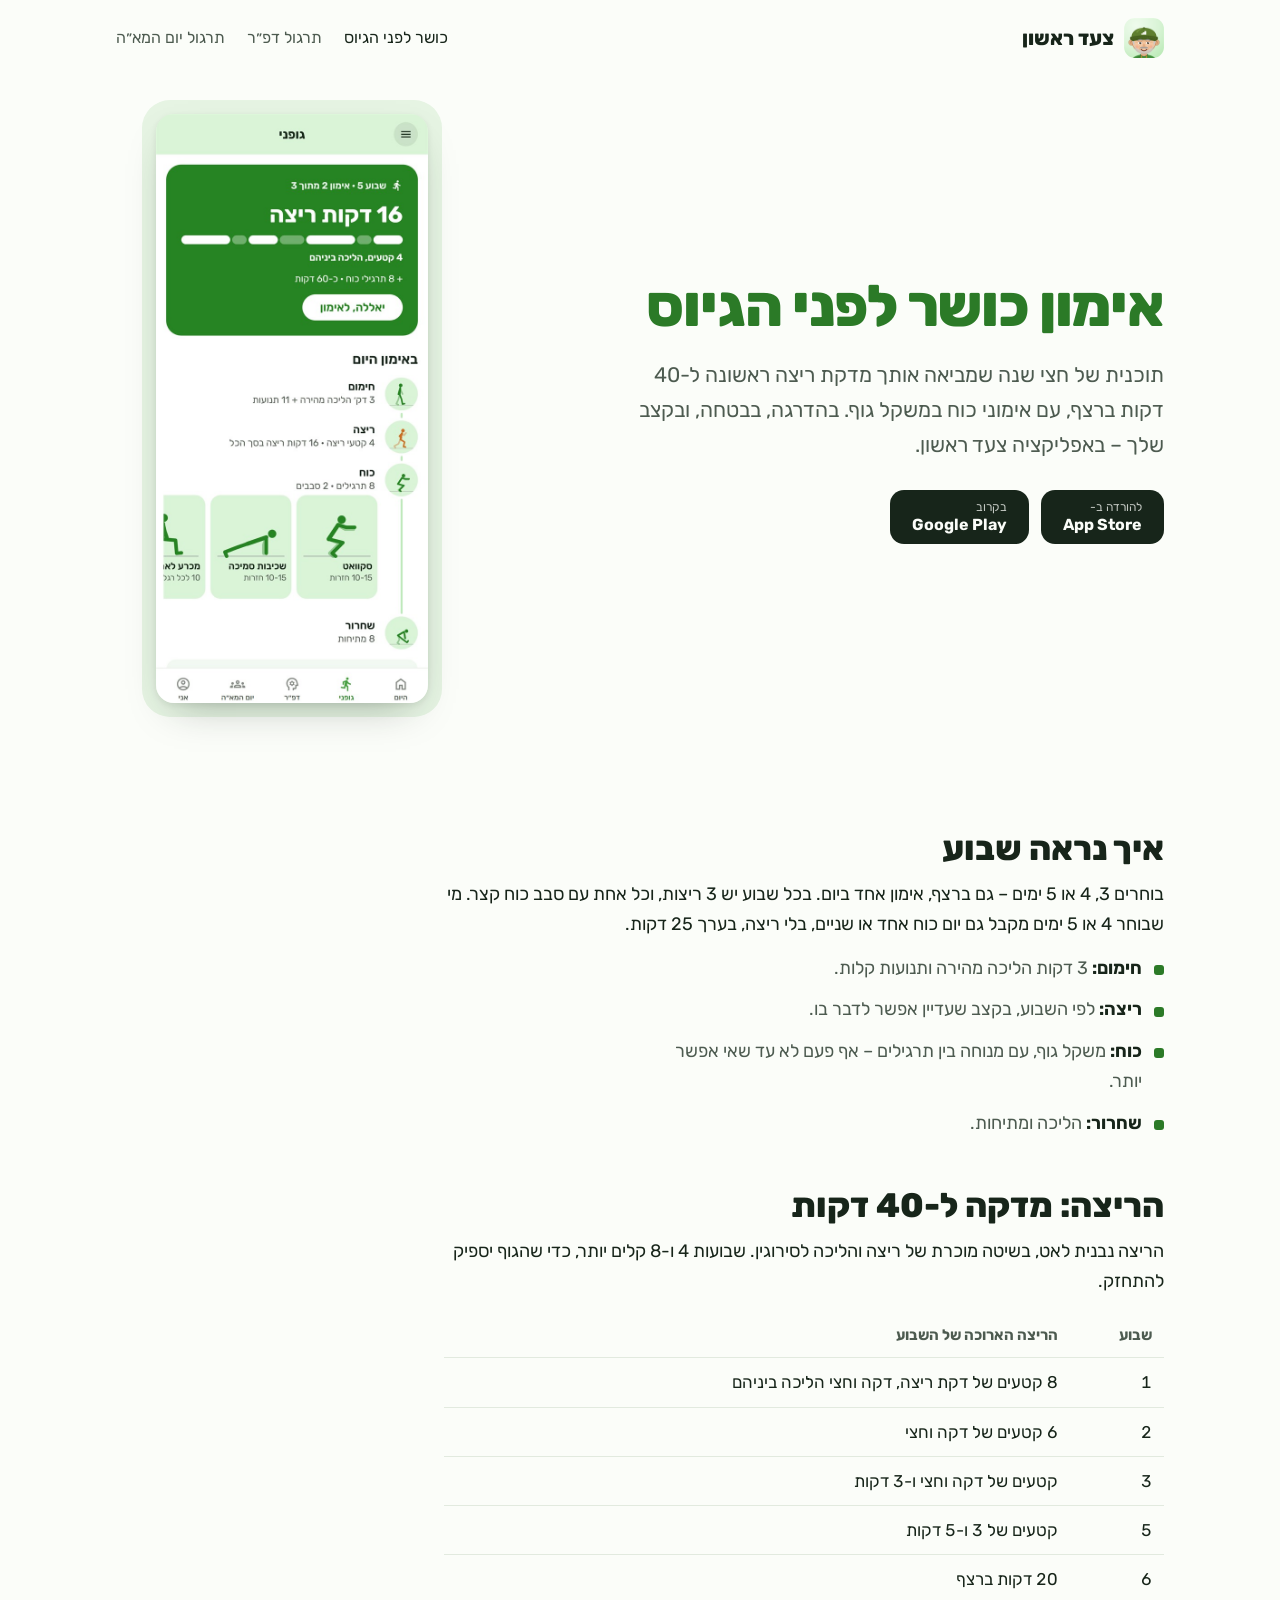
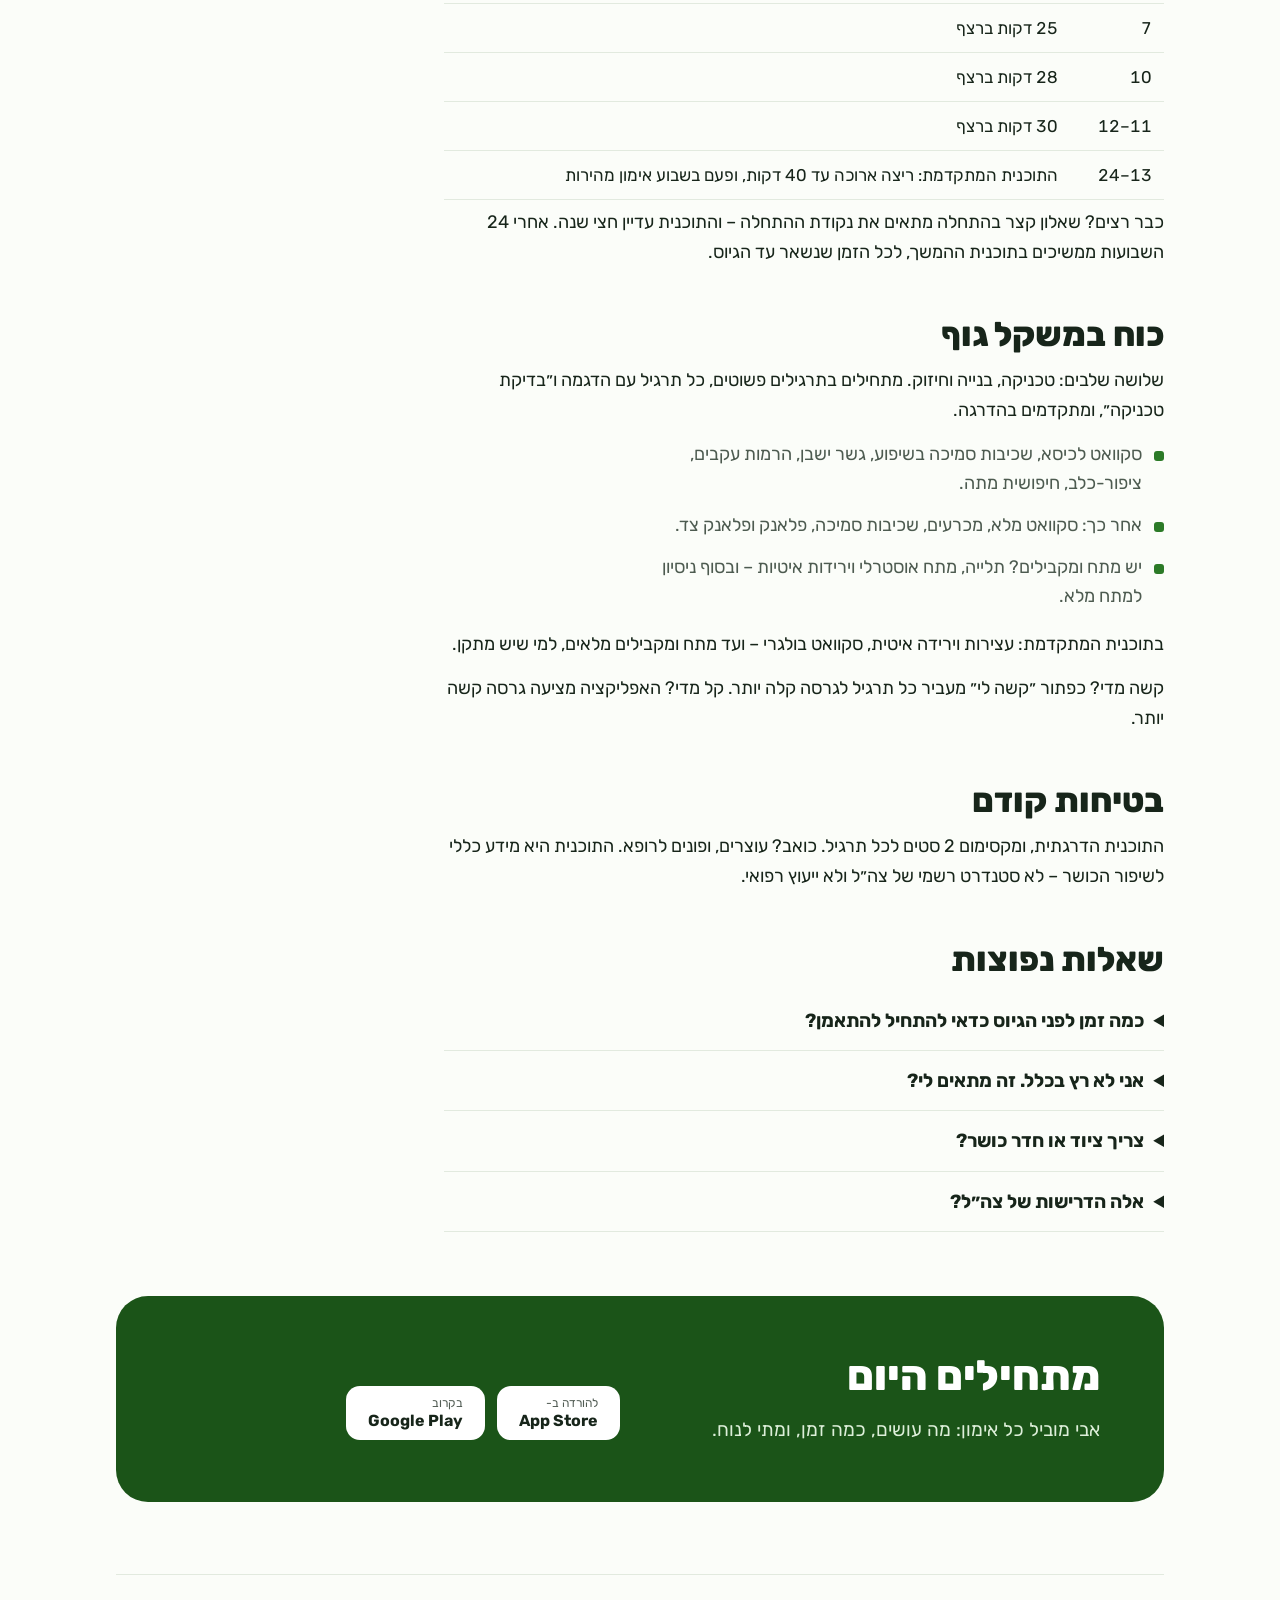
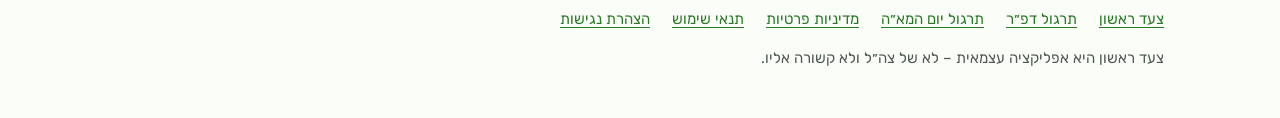
<file: workout-before-army.html>
<!doctype html>
<!-- Promo topic page (hand-written). The numbers are the app's plan (app/src/data/routine.ts) – keep them in step. -->
<html lang="he" dir="rtl">
<head>
<meta charset="utf-8">
<meta name="viewport" content="width=device-width, initial-scale=1">
<title>אימון כושר לפני הגיוס – תוכנית ריצה וכוח של חצי שנה | צעד ראשון</title>
<meta name="description" content="תוכנית אימונים לפני הצבא: חצי שנה של ריצה וכוח, מדקת ריצה ראשונה ועד 40 דקות ברצף. 3 עד 5 אימונים בשבוע, בבית או בפארק, בהדרגה ובבטחה – באפליקציה צעד ראשון.">
<link rel="canonical" href="https://tzaadrishon.com/workout-before-army.html">
<meta name="theme-color" content="#2B7A27">
<meta property="og:type" content="article">
<meta property="og:locale" content="he_IL">
<meta property="og:site_name" content="צעד ראשון">
<meta property="og:title" content="אימון כושר לפני הגיוס – חצי שנה של ריצה וכוח">
<meta property="og:description" content="מדקת ריצה ראשונה ועד 40 דקות ברצף, בהדרגה ובבטחה.">
<meta property="og:url" content="https://tzaadrishon.com/workout-before-army.html">
<meta property="og:image" content="https://tzaadrishon.com/img/og.png">
<meta name="twitter:card" content="summary_large_image">
<link rel="icon" type="image/png" href="img/favicon.png">
<link rel="apple-touch-icon" href="img/icon-180.png">
<link rel="preconnect" href="https://fonts.googleapis.com">
<link rel="preconnect" href="https://fonts.gstatic.com" crossorigin>
<link href="https://fonts.googleapis.com/css2?family=Rubik:wght@400;500;700;800&display=swap" rel="stylesheet">
<link rel="stylesheet" href="style.css">
<script type="application/ld+json">
{
  "@context": "https://schema.org",
  "@type": "FAQPage",
  "mainEntity": [
    { "@type": "Question", "name": "כמה זמן לפני הגיוס כדאי להתחיל להתאמן?",
      "acceptedAnswer": { "@type": "Answer", "text": "כמה שיותר מוקדם. התוכנית בצעד ראשון היא חצי שנה (24 שבועות), ואחריה תוכנית ההמשך – לכל הזמן שנשאר עד הגיוס." } },
    { "@type": "Question", "name": "אני לא רץ בכלל. זה מתאים לי?",
      "acceptedAnswer": { "@type": "Answer", "text": "כן. השבוע הראשון הוא 8 קטעים של דקת ריצה, עם הליכה ביניהם. שאלון קצר בהתחלה מתאים את נקודת ההתחלה." } },
    { "@type": "Question", "name": "צריך ציוד או חדר כושר?",
      "acceptedAnswer": { "@type": "Answer", "text": "לא. הכוח הוא במשקל גוף, עם כיסא יציב. מי שיש לו מתח ומקבילים, למשל בגינת כושר, מקבל גם תרגילים עליהם." } },
    { "@type": "Question", "name": "אלה הדרישות של צה״ל?",
      "acceptedAnswer": { "@type": "Answer", "text": "לא. זו תוכנית כללית לשיפור הכושר שלנו, לא סטנדרט רשמי. צעד ראשון היא אפליקציה עצמאית, לא של צה״ל." } }
  ]
}
</script>
</head>
<body class="fit">
<div class="wrap">
  <header class="top">
    <a class="brand" href="./"><img src="img/icon-180.png" alt="" width="40" height="40">צעד ראשון</a>
    <nav aria-label="עמודים">
      <a href="workout-before-army.html" aria-current="page">כושר לפני הגיוס</a><a href="dapar-practice.html">תרגול דפ״ר</a><a href="yom-hamea-practice.html">תרגול יום המא״ה</a>
    </nav>
  </header>

  <main>
    <section class="page-head">
      <div>
        <h1>אימון כושר לפני הגיוס</h1>
        <p class="lead">תוכנית של חצי שנה שמביאה אותך מדקת ריצה ראשונה ל-40 דקות ברצף, עם אימוני כוח במשקל גוף. בהדרגה, בבטחה, ובקצב שלך – באפליקציה צעד ראשון.</p>
        <div class="stores"><a class="btn" href="https://apps.apple.com/il/app/id6831977416"><small>להורדה ב-</small>App Store</a><span class="btn"><small>בקרוב</small>Google Play</span></div>
      </div>
      <div class="shot"><img src="img/workout.jpg" alt="מסך הכושר באפליקציה: האימון של היום, הריצה הרציפה ומסלול האימונים" width="600" height="1300"></div>
    </section>

    <article class="prose">
      <h2>איך נראה שבוע</h2>
      <p>בוחרים 3, 4 או 5 ימים – גם ברצף, אימון אחד ביום. בכל שבוע יש 3 ריצות, וכל אחת עם סבב כוח קצר. מי שבוחר 4 או 5 ימים מקבל גם יום כוח אחד או שניים, בלי ריצה, בערך 25 דקות.</p>
      <ul class="dots">
        <li><strong>חימום:</strong> 3 דקות הליכה מהירה ותנועות קלות.</li>
        <li><strong>ריצה:</strong> לפי השבוע, בקצב שעדיין אפשר לדבר בו.</li>
        <li><strong>כוח:</strong> משקל גוף, עם מנוחה בין תרגילים – אף פעם לא עד שאי אפשר יותר.</li>
        <li><strong>שחרור:</strong> הליכה ומתיחות.</li>
      </ul>

      <h2>הריצה: מדקה ל-40 דקות</h2>
      <p>הריצה נבנית לאט, בשיטה מוכרת של ריצה והליכה לסירוגין. שבועות 4 ו-8 קלים יותר, כדי שהגוף יספיק להתחזק.</p>
      <table class="plan">
        <thead><tr><th scope="col">שבוע</th><th scope="col">הריצה הארוכה של השבוע</th></tr></thead>
        <tbody>
          <tr><td>1</td><td>8 קטעים של דקת ריצה, דקה וחצי הליכה ביניהם</td></tr>
          <tr><td>2</td><td>6 קטעים של דקה וחצי</td></tr>
          <tr><td>3</td><td>קטעים של דקה וחצי ו-3 דקות</td></tr>
          <tr><td>5</td><td>קטעים של 3 ו-5 דקות</td></tr>
          <tr><td>6</td><td>20 דקות ברצף</td></tr>
          <tr><td>7</td><td>25 דקות ברצף</td></tr>
          <tr><td>10</td><td>28 דקות ברצף</td></tr>
          <tr><td>11–12</td><td>30 דקות ברצף</td></tr>
          <tr><td>13–24</td><td>התוכנית המתקדמת: ריצה ארוכה עד 40 דקות, ופעם בשבוע אימון מהירות</td></tr>
        </tbody>
      </table>
      <p>כבר רצים? שאלון קצר בהתחלה מתאים את נקודת ההתחלה – והתוכנית עדיין חצי שנה. אחרי 24 השבועות ממשיכים בתוכנית ההמשך, לכל הזמן שנשאר עד הגיוס.</p>

      <h2>כוח במשקל גוף</h2>
      <p>שלושה שלבים: טכניקה, בנייה וחיזוק. מתחילים בתרגילים פשוטים, כל תרגיל עם הדגמה ו״בדיקת טכניקה״, ומתקדמים בהדרגה.</p>
      <ul class="dots">
        <li>סקוואט לכיסא, שכיבות סמיכה בשיפוע, גשר ישבן, הרמות עקבים, ציפור-כלב, חיפושית מתה.</li>
        <li>אחר כך: סקוואט מלא, מכרעים, שכיבות סמיכה, פלאנק ופלאנק צד.</li>
        <li>יש מתח ומקבילים? תלייה, מתח אוסטרלי וירידות איטיות – ובסוף ניסיון למתח מלא.</li>
      </ul>
      <p>בתוכנית המתקדמת: עצירות וירידה איטית, סקוואט בולגרי – ועד מתח ומקבילים מלאים, למי שיש מתקן.</p>
      <p>קשה מדי? כפתור ״קשה לי״ מעביר כל תרגיל לגרסה קלה יותר. קל מדי? האפליקציה מציעה גרסה קשה יותר.</p>

      <h2>בטיחות קודם</h2>
      <p>התוכנית הדרגתית, ומקסימום 2 סטים לכל תרגיל. כואב? עוצרים, ופונים לרופא. התוכנית היא מידע כללי לשיפור הכושר – לא סטנדרט רשמי של צה״ל ולא ייעוץ רפואי.</p>

      <h2>שאלות נפוצות</h2>
      <div class="faq">
        <details><summary>כמה זמן לפני הגיוס כדאי להתחיל להתאמן?</summary><p>כמה שיותר מוקדם. התוכנית היא חצי שנה (24 שבועות), ואחריה תוכנית ההמשך – לכל הזמן שנשאר עד הגיוס.</p></details>
        <details><summary>אני לא רץ בכלל. זה מתאים לי?</summary><p>כן. השבוע הראשון הוא 8 קטעים של דקת ריצה, עם הליכה ביניהם. שאלון קצר בהתחלה מתאים את נקודת ההתחלה.</p></details>
        <details><summary>צריך ציוד או חדר כושר?</summary><p>לא. הכוח הוא במשקל גוף, עם כיסא יציב. מי שיש לו מתח ומקבילים, למשל בגינת כושר, מקבל גם תרגילים עליהם.</p></details>
        <details><summary>אלה הדרישות של צה״ל?</summary><p>לא. זו תוכנית כללית לשיפור הכושר שלנו, לא סטנדרט רשמי. צעד ראשון היא אפליקציה עצמאית, לא של צה״ל.</p></details>
      </div>
    </article>

    <section class="band">
      <div>
        <h2>מתחילים היום</h2>
        <p>אבי מוביל כל אימון: מה עושים, כמה זמן, ומתי לנוח.</p>
      </div>
      <div>
        <div class="stores"><a class="btn" href="https://apps.apple.com/il/app/id6831977416"><small>להורדה ב-</small>App Store</a><span class="btn"><small>בקרוב</small>Google Play</span></div>
      </div>
    </section>
  </main>

  <footer>
    <nav aria-label="מידע"><a href="./">צעד ראשון</a><a href="dapar-practice.html">תרגול דפ״ר</a><a href="yom-hamea-practice.html">תרגול יום המא״ה</a><a href="privacy.html">מדיניות פרטיות</a><a href="terms.html">תנאי שימוש</a><a href="accessibility.html">הצהרת נגישות</a></nav>
    <p>צעד ראשון היא אפליקציה עצמאית – לא של צה״ל ולא קשורה אליו.</p>
  </footer>
</div>
</body>
</html>
</file>
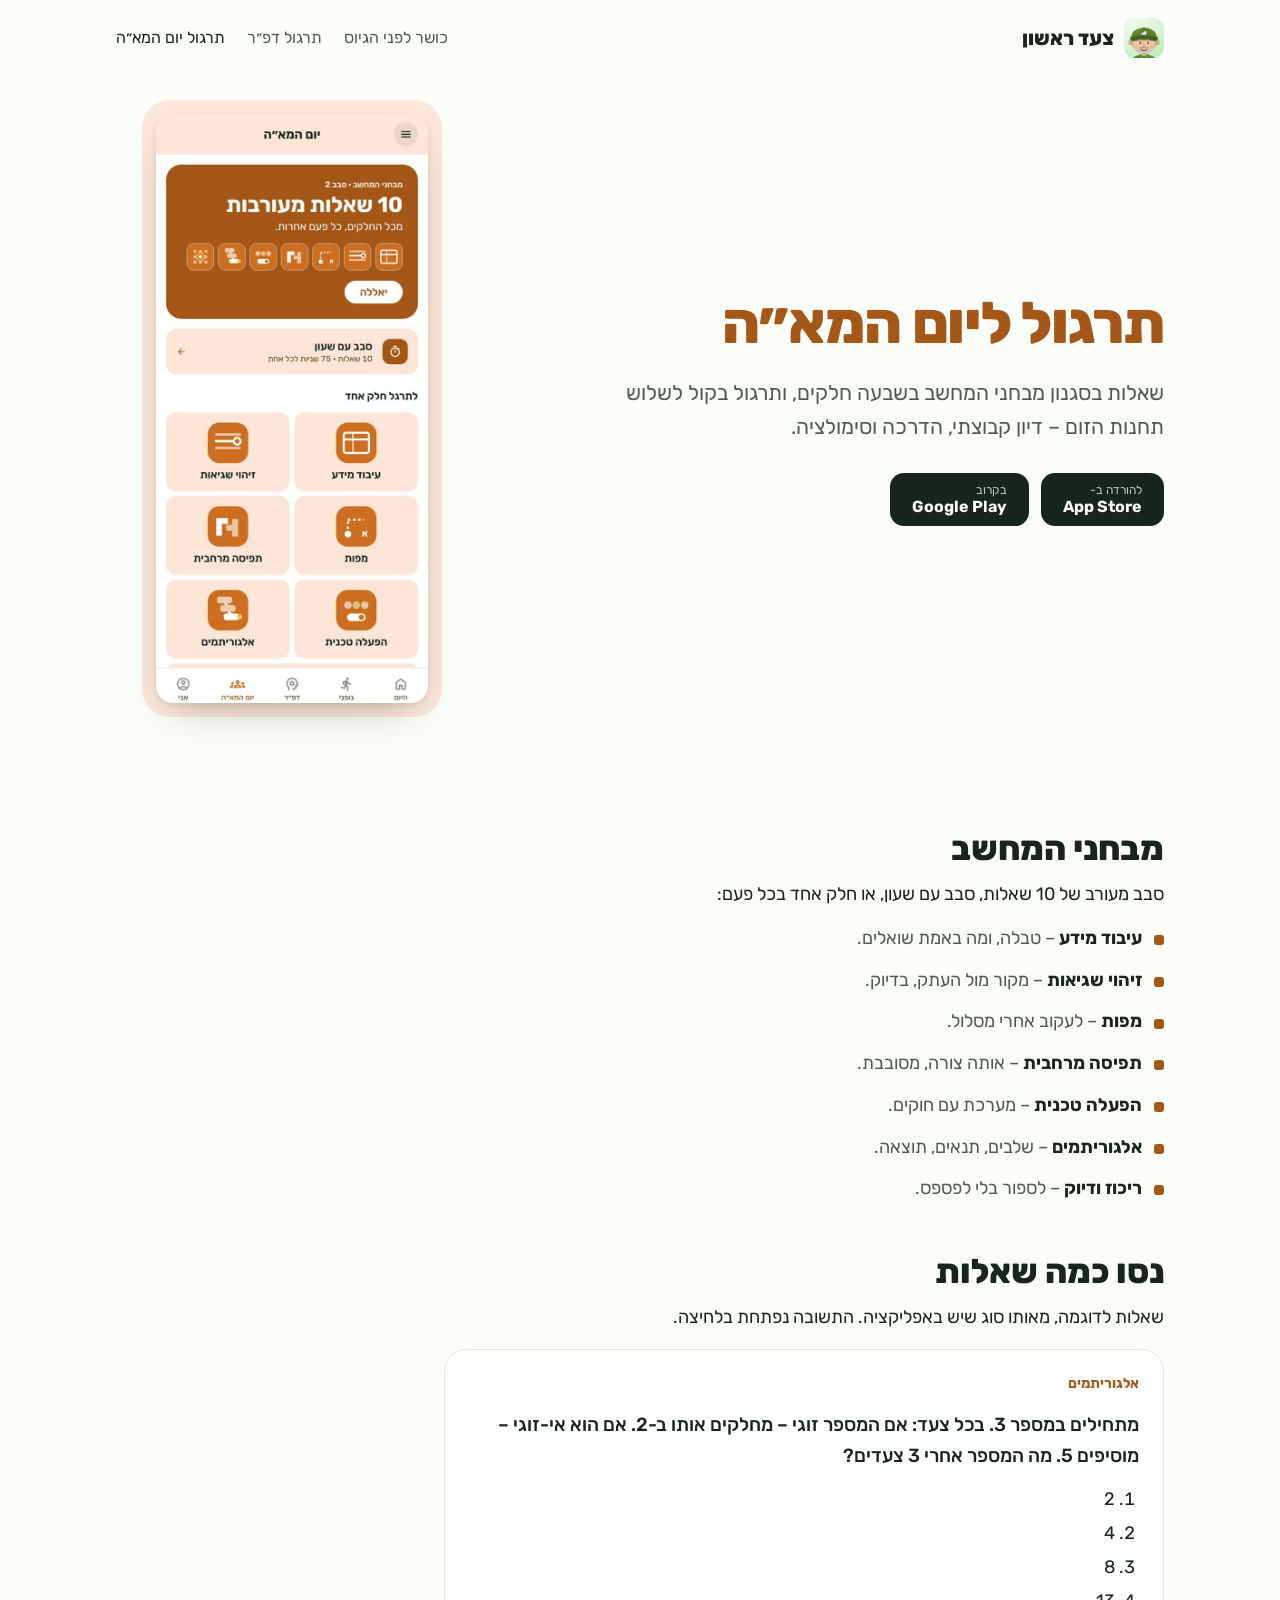
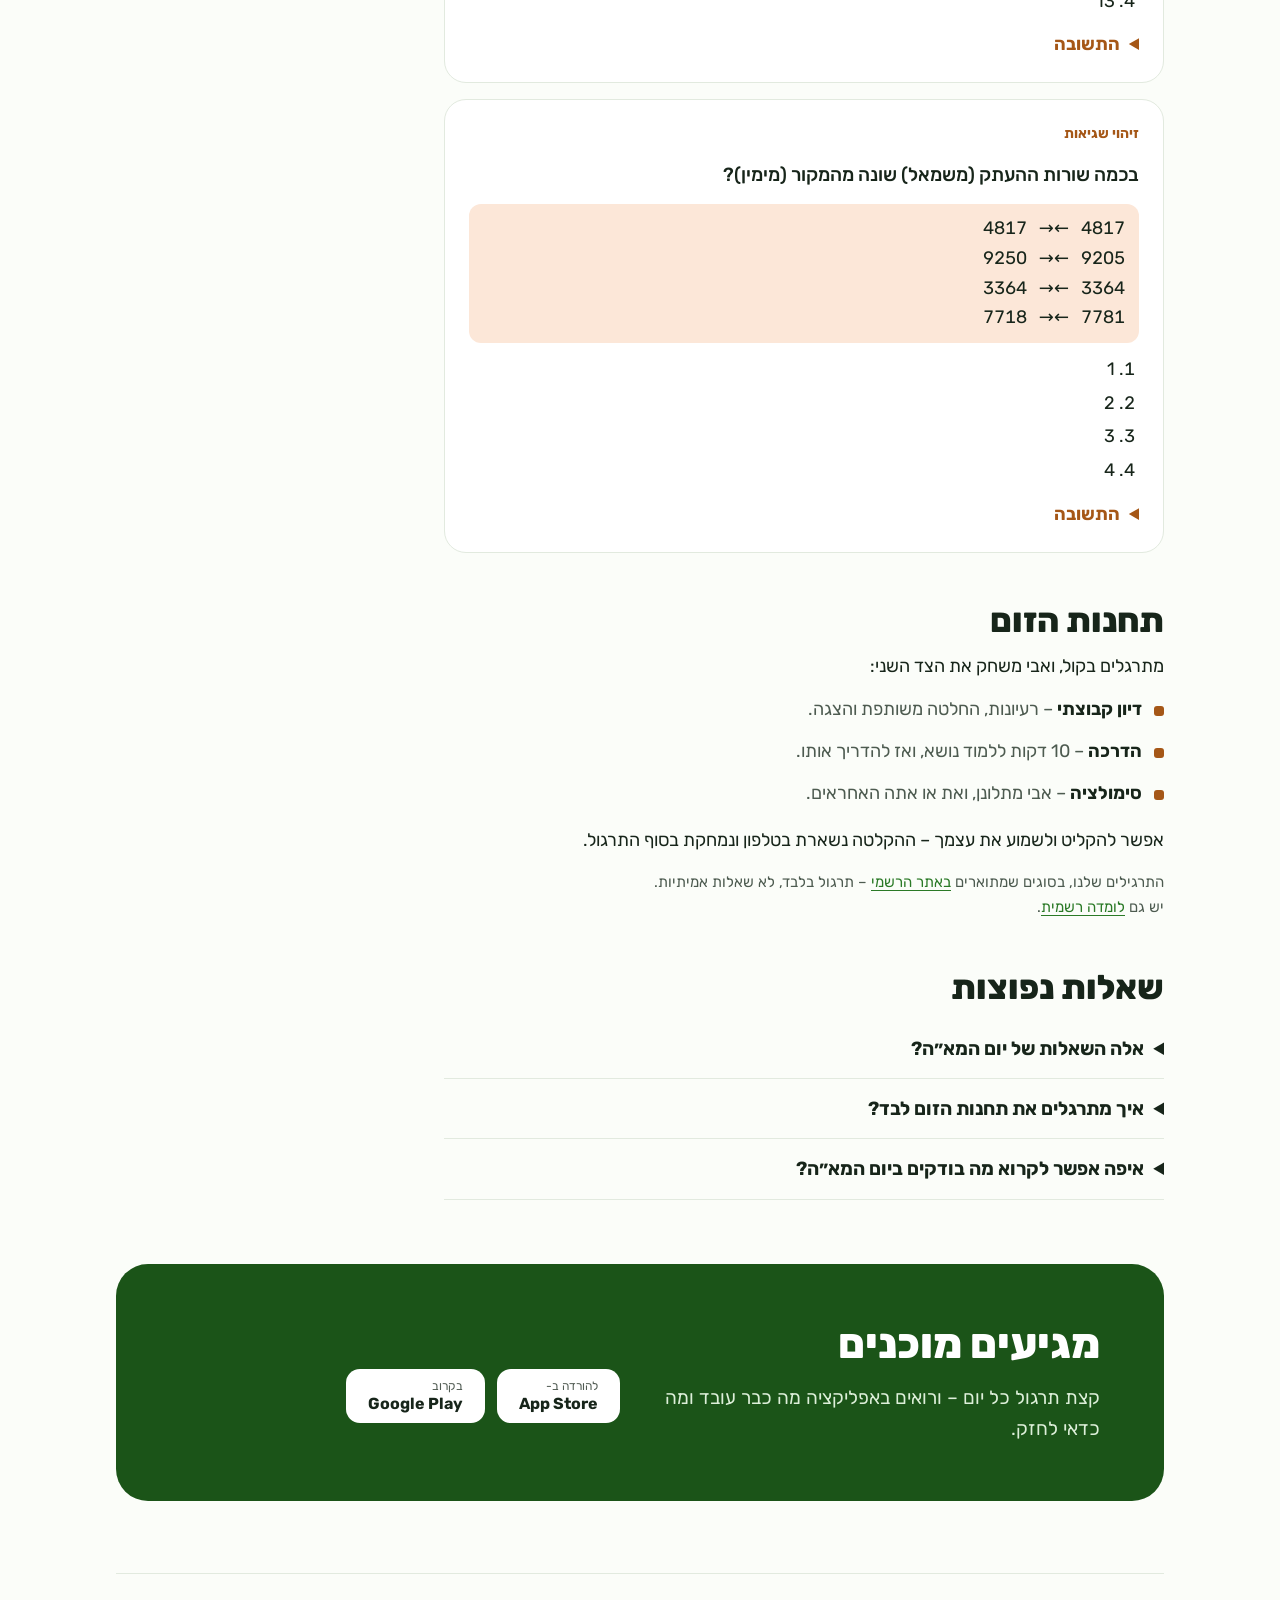
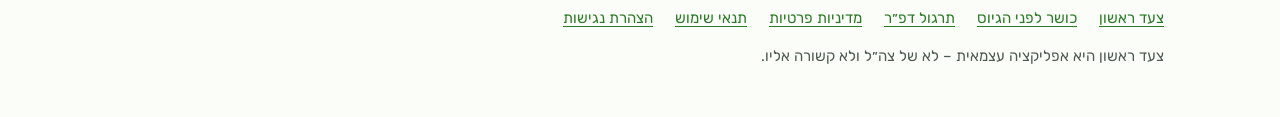
<file: yom-hamea-practice.html>
<!doctype html>
<!-- Promo topic page (hand-written). Sample questions are our own, in the app's style (app/src/state/yom-tests.ts).
     What the day itself checks is linked to the official page, not explained here. -->
<html lang="he" dir="rtl">
<head>
<meta charset="utf-8">
<meta name="viewport" content="width=device-width, initial-scale=1">
<title>תרגול ליום המא״ה – מבחני מחשב ותחנות זום | צעד ראשון</title>
<meta name="description" content="תרגול ליום המא״ה באפליקציה: שאלות בסגנון מבחני המחשב – עיבוד מידע, זיהוי שגיאות, מפות, תפיסה מרחבית, אלגוריתמים ועוד – ותרגול בקול לדיון קבוצתי, הדרכה וסימולציה. נסו שאלות לדוגמה.">
<link rel="canonical" href="https://tzaadrishon.com/yom-hamea-practice.html">
<meta name="theme-color" content="#A55717">
<meta property="og:type" content="article">
<meta property="og:locale" content="he_IL">
<meta property="og:site_name" content="צעד ראשון">
<meta property="og:title" content="תרגול ליום המא״ה – מבחני מחשב ותחנות זום">
<meta property="og:description" content="שבעה חלקים בסגנון מבחני המחשב, ותרגול בקול לשלוש התחנות.">
<meta property="og:url" content="https://tzaadrishon.com/yom-hamea-practice.html">
<meta property="og:image" content="https://tzaadrishon.com/img/og.png">
<meta name="twitter:card" content="summary_large_image">
<link rel="icon" type="image/png" href="img/favicon.png">
<link rel="apple-touch-icon" href="img/icon-180.png">
<link rel="preconnect" href="https://fonts.googleapis.com">
<link rel="preconnect" href="https://fonts.gstatic.com" crossorigin>
<link href="https://fonts.googleapis.com/css2?family=Rubik:wght@400;500;700;800&display=swap" rel="stylesheet">
<link rel="stylesheet" href="style.css">
<script type="application/ld+json">
{
  "@context": "https://schema.org",
  "@type": "FAQPage",
  "mainEntity": [
    { "@type": "Question", "name": "אלה השאלות של יום המא״ה?",
      "acceptedAnswer": { "@type": "Answer", "text": "לא. אלה תרגילים שלנו, בסוגים שמתוארים באתר הרשמי. תרגול בלבד." } },
    { "@type": "Question", "name": "איך מתרגלים את תחנות הזום לבד?",
      "acceptedAnswer": { "@type": "Answer", "text": "באפליקציה מתרגלים בקול: אבי נותן משימה או משחק את הצד השני, ואפשר להקליט ולשמוע את עצמך. ההקלטה נמחקת בסוף התרגול." } },
    { "@type": "Question", "name": "איפה אפשר לקרוא מה בודקים ביום המא״ה?",
      "acceptedAnswer": { "@type": "Answer", "text": "באתר מתגייסים של צה״ל יש הסבר רשמי על היום, ולומדה רשמית לתרגול." } }
  ]
}
</script>
</head>
<body class="yom">
<div class="wrap">
  <header class="top">
    <a class="brand" href="./"><img src="img/icon-180.png" alt="" width="40" height="40">צעד ראשון</a>
    <nav aria-label="עמודים">
      <a href="workout-before-army.html">כושר לפני הגיוס</a><a href="dapar-practice.html">תרגול דפ״ר</a><a href="yom-hamea-practice.html" aria-current="page">תרגול יום המא״ה</a>
    </nav>
  </header>

  <main>
    <section class="page-head">
      <div>
        <h1>תרגול ליום המא״ה</h1>
        <p class="lead">שאלות בסגנון מבחני המחשב בשבעה חלקים, ותרגול בקול לשלוש תחנות הזום – דיון קבוצתי, הדרכה וסימולציה.</p>
        <div class="stores"><a class="btn" href="https://apps.apple.com/il/app/id6831977416"><small>להורדה ב-</small>App Store</a><span class="btn"><small>בקרוב</small>Google Play</span></div>
      </div>
      <div class="shot"><img src="img/yom.jpg" alt="מסך התרגול ליום המא״ה באפליקציה: מבחני המחשב, תרגול לפי חלק ותחנות הזום" width="600" height="1300"></div>
    </section>

    <article class="prose">
      <h2>מבחני המחשב</h2>
      <p>סבב מעורב של 10 שאלות, סבב עם שעון, או חלק אחד בכל פעם:</p>
      <ul class="dots">
        <li><strong>עיבוד מידע</strong> – טבלה, ומה באמת שואלים.</li>
        <li><strong>זיהוי שגיאות</strong> – מקור מול העתק, בדיוק.</li>
        <li><strong>מפות</strong> – לעקוב אחרי מסלול.</li>
        <li><strong>תפיסה מרחבית</strong> – אותה צורה, מסובבת.</li>
        <li><strong>הפעלה טכנית</strong> – מערכת עם חוקים.</li>
        <li><strong>אלגוריתמים</strong> – שלבים, תנאים, תוצאה.</li>
        <li><strong>ריכוז ודיוק</strong> – לספור בלי לפספס.</li>
      </ul>

      <h2>נסו כמה שאלות</h2>
      <p>שאלות לדוגמה, מאותו סוג שיש באפליקציה. התשובה נפתחת בלחיצה.</p>

      <div class="q">
        <p class="kind">אלגוריתמים</p>
        <p class="ask">מתחילים במספר 3. בכל צעד: אם המספר זוגי – מחלקים אותו ב-2. אם הוא אי-זוגי – מוסיפים 5. מה המספר אחרי 3 צעדים?</p>
        <ol><li>2</li><li>4</li><li>8</li><li>13</li></ol>
        <details><summary>התשובה</summary><p><strong>2.</strong> 3 אי-זוגי → 8. 8 זוגי → 4. 4 זוגי → 2. כדאי לכתוב כל צעד – לא לדלג בראש.</p></details>
      </div>

      <div class="q">
        <p class="kind">זיהוי שגיאות</p>
        <p class="ask">בכמה שורות ההעתק (משמאל) שונה מהמקור (מימין)?</p>
        <pre>4817   ←→   4817
9205   ←→   9250
3364   ←→   3364
7781   ←→   7718</pre>
        <ol><li>1</li><li>2</li><li>3</li><li>4</li></ol>
        <details><summary>התשובה</summary><p><strong>2.</strong> 9205/9250 ו-7781/7718 – שתי ספרות שהתחלפו. העין קוראת את מה שהיא מצפה לראות, אז משווים ספרה אחרי ספרה.</p></details>
      </div>

      <h2>תחנות הזום</h2>
      <p>מתרגלים בקול, ואבי משחק את הצד השני:</p>
      <ul class="dots">
        <li><strong>דיון קבוצתי</strong> – רעיונות, החלטה משותפת והצגה.</li>
        <li><strong>הדרכה</strong> – 10 דקות ללמוד נושא, ואז להדריך אותו.</li>
        <li><strong>סימולציה</strong> – אבי מתלונן, ואת או אתה האחראים.</li>
      </ul>
      <p>אפשר להקליט ולשמוע את עצמך – ההקלטה נשארת בטלפון ונמחקת בסוף התרגול.</p>

      <p class="fine">התרגילים שלנו, בסוגים שמתוארים <a href="https://www.mitgaisim.idf.il/כתבות/כתבות-ציר-הזמן/יום-המאה/אילו-יכולות-נבדקות-ביום-המאה/" rel="noopener">באתר הרשמי</a> – תרגול בלבד, לא שאלות אמיתיות. יש גם <a href="https://www.mitgaisim.idf.il/כתבות/כתבות-ציר-הזמן/יום-המאה/לומדת-יום-המאה/" rel="noopener">לומדה רשמית</a>.</p>

      <h2>שאלות נפוצות</h2>
      <div class="faq">
        <details><summary>אלה השאלות של יום המא״ה?</summary><p>לא. אלה תרגילים שלנו, בסוגים שמתוארים באתר הרשמי. תרגול בלבד.</p></details>
        <details><summary>איך מתרגלים את תחנות הזום לבד?</summary><p>באפליקציה מתרגלים בקול: אבי נותן משימה או משחק את הצד השני, ואפשר להקליט ולשמוע את עצמך. ההקלטה נמחקת בסוף התרגול.</p></details>
        <details><summary>איפה אפשר לקרוא מה בודקים ביום המא״ה?</summary><p>באתר מתגייסים של צה״ל יש <a href="https://www.mitgaisim.idf.il/כתבות/כתבות-ציר-הזמן/יום-המאה/אילו-יכולות-נבדקות-ביום-המאה/" rel="noopener">הסבר רשמי על היום</a>, ו<a href="https://www.mitgaisim.idf.il/כתבות/כתבות-ציר-הזמן/יום-המאה/לומדת-יום-המאה/" rel="noopener">לומדה רשמית</a> לתרגול.</p></details>
      </div>
    </article>

    <section class="band">
      <div>
        <h2>מגיעים מוכנים</h2>
        <p>קצת תרגול כל יום – ורואים באפליקציה מה כבר עובד ומה כדאי לחזק.</p>
      </div>
      <div>
        <div class="stores"><a class="btn" href="https://apps.apple.com/il/app/id6831977416"><small>להורדה ב-</small>App Store</a><span class="btn"><small>בקרוב</small>Google Play</span></div>
      </div>
    </section>
  </main>

  <footer>
    <nav aria-label="מידע"><a href="./">צעד ראשון</a><a href="workout-before-army.html">כושר לפני הגיוס</a><a href="dapar-practice.html">תרגול דפ״ר</a><a href="privacy.html">מדיניות פרטיות</a><a href="terms.html">תנאי שימוש</a><a href="accessibility.html">הצהרת נגישות</a></nav>
    <p>צעד ראשון היא אפליקציה עצמאית – לא של צה״ל ולא קשורה אליו.</p>
  </footer>
</div>
</body>
</html>
</file>
<file: style.css>
/* The promo site (index.html + the three topic pages). The legal pages carry their own small CSS (export-legal.ts). */
:root{
  --bg:#FBFDF9;--surface:#FFFFFF;--text:#17251A;--muted:#4D5B50;--line:#E2EADF;
  --green:#2B7A27;--green-deep:#1B5418;--green-soft:#E6F4E3;
  --purple:#5B45B8;--purple-soft:#EDE9FB;
  --orange:#A55717;--orange-soft:#FCE7D8;
  --sky:#1B76AA;--sky-soft:#DAEEFD;
  --shadow:0 18px 40px -18px rgba(23,37,26,.35),0 2px 6px rgba(23,37,26,.08);
}
@media (prefers-color-scheme:dark){:root:not([data-theme="light"]){
  --bg:#0F1511;--surface:#18201A;--text:#ECF2EC;--muted:#A9B7AB;--line:#26322A;
  --green:#7FCB78;--green-deep:#1F3A1D;--green-soft:#1B2B1C;
  --purple:#B3A5F0;--purple-soft:#221D38;--orange:#F0A86B;--orange-soft:#33231A;--sky:#8BCDFA;--sky-soft:#13283A;
  --shadow:0 18px 40px -18px rgba(0,0,0,.7),0 2px 6px rgba(0,0,0,.4);
}}
*{box-sizing:border-box}
html{scroll-behavior:smooth}
@media (prefers-reduced-motion:reduce){html{scroll-behavior:auto}}
body{margin:0;background:var(--bg);color:var(--text);font:18px/1.65 "Rubik",system-ui,sans-serif;-webkit-font-smoothing:antialiased;overflow-x:hidden}
::selection{background:var(--green);color:#fff}
a{color:var(--green);text-underline-offset:3px}
a:focus-visible,summary:focus-visible{outline:3px solid var(--green);outline-offset:3px;border-radius:10px}
img{display:block;max-width:100%;height:auto}
.wrap{max-width:1080px;margin:0 auto;padding:0 16px}
h1,h2,h3{line-height:1.15;text-wrap:balance;margin:0}
p{margin:0}

/* Header */
.top{display:flex;align-items:center;justify-content:space-between;gap:16px;padding:18px 0}
.brand{display:flex;align-items:center;gap:10px;font-weight:800;font-size:20px;color:var(--text);text-decoration:none;flex:none}
.brand img{width:40px;height:40px;border-radius:11px}
.top nav{display:flex;flex-wrap:wrap;justify-content:flex-end;gap:6px 22px;font-size:16px}
.top nav a{color:var(--muted);text-decoration:none}
.top nav a:hover,.top nav a[aria-current]{color:var(--text)}
@media (max-width:640px){.top nav{display:none}}

/* Store buttons – "בקרוב" until the app is live, then the official badges */
.stores{display:flex;flex-wrap:wrap;gap:12px;margin-top:28px}
.btn{display:inline-flex;flex-direction:column;justify-content:center;padding:10px 22px;border-radius:14px;font-weight:700;font-size:16px;line-height:1.2;background:var(--text);color:var(--bg);text-decoration:none}
.btn small{font-weight:400;font-size:12px;opacity:.75}
.note{font-size:15px;color:var(--muted);margin-top:14px}

/* Home hero */
.hero{display:grid;grid-template-columns:1.1fr .9fr;gap:40px;align-items:center;padding:32px 0 72px}
.hero h1{font-size:clamp(40px,6.2vw,68px);font-weight:800;letter-spacing:-.02em}
.hero h1 span{color:var(--green)}
.hero .lead{font-size:clamp(18px,2.2vw,21px);color:var(--muted);margin-top:20px;max-width:34ch}
.stage{position:relative;justify-self:center;width:min(100%,380px)}
.stage .phone{width:72%;margin-inline-start:auto;border-radius:30px;border:8px solid #17251A;box-shadow:var(--shadow);background:#fff}
.stage .avi{position:absolute;width:52%;bottom:-24px;inset-inline-end:44%;filter:drop-shadow(0 14px 18px rgba(23,37,26,.25))}
@media (max-width:820px){.hero{grid-template-columns:1fr;gap:56px;padding-top:12px}.stage{width:min(100%,330px)}}

/* How it works – three steps in order (the sequence is the point, so they're numbered) */
.how{padding:8px 0 64px}
.how h2{font-size:clamp(26px,3.4vw,34px);font-weight:800}
.how ol{list-style:none;counter-reset:step;padding:0;margin:24px 0 0;display:grid;grid-template-columns:repeat(3,minmax(0,1fr));gap:28px}
.how li{counter-increment:step;display:grid;align-content:start;gap:6px;color:var(--muted);font-size:17px}
.how li::before{content:counter(step);display:grid;place-items:center;width:40px;height:40px;border-radius:12px;background:var(--green-soft);color:var(--green);font-weight:800;font-size:19px;margin-bottom:6px}
.how li strong{color:var(--text);font-size:20px}
@media (max-width:820px){.how ol{grid-template-columns:1fr;gap:22px}}

/* Feature rows – alternate sides, each in its tab's colour */
.feature{display:grid;grid-template-columns:.8fr 1.2fr;gap:56px;align-items:center;padding:64px 0;border-top:1px solid var(--line)}
.feature:nth-of-type(even) .shot{order:2}
.shot{justify-self:center;width:min(100%,300px);border-radius:28px;padding:14px;background:var(--tone-soft)}
.shot img{border-radius:18px;box-shadow:var(--shadow)}
.feature h2{font-size:clamp(30px,4vw,42px);font-weight:800;color:var(--tone)}
.feature .say{font-size:20px;margin-top:14px;max-width:38ch}
.dots{list-style:none;padding:0;margin:24px 0 0;display:grid;gap:12px;max-width:46ch}
.dots li{position:relative;padding-inline-start:22px;color:var(--muted)}
.dots li strong{color:var(--text)}
.dots li::before{content:"";position:absolute;inset-inline-start:0;top:.62em;width:10px;height:10px;border-radius:3px;background:var(--tone,var(--green))}
.more{display:inline-block;margin-top:24px;font-weight:700;color:var(--tone)}
.fine{font-size:15px;color:var(--muted);margin-top:22px;max-width:52ch}
.fit{--tone:var(--green);--tone-soft:var(--green-soft)}
.dapar{--tone:var(--purple);--tone-soft:var(--purple-soft)}
.yom{--tone:var(--orange);--tone-soft:var(--orange-soft)}
.me{--tone:var(--sky);--tone-soft:var(--sky-soft)}
@media (max-width:820px){.feature{grid-template-columns:1fr;gap:32px;padding:48px 0}.feature:nth-of-type(even) .shot{order:0}.shot{width:min(100%,260px)}}

/* Coloured band (privacy on the home page, the download call on topic pages) */
.band{background:var(--green-deep);color:#fff;border-radius:32px;padding:56px clamp(24px,5vw,64px);margin:24px 0 72px;display:grid;grid-template-columns:1fr 1fr;gap:40px;align-items:center}
.band h2{font-size:clamp(30px,4vw,42px);font-weight:800}
.band p{color:#DDEFD9;margin-top:14px;font-size:19px}
.band dl{margin:0;display:grid;gap:18px}
.band dt{font-weight:700;font-size:19px}
.band dd{margin:2px 0 0;color:#DDEFD9;font-size:16px}
.band a{color:#fff}
.band .btn{background:#fff;color:#17251A}
.band .note{color:#DDEFD9}
@media (max-width:820px){.band{grid-template-columns:1fr}}

/* Topic pages */
.page-head{display:grid;grid-template-columns:1.3fr .7fr;gap:40px;align-items:center;padding:24px 0 56px}
.page-head h1{font-size:clamp(36px,5.4vw,58px);font-weight:800;letter-spacing:-.02em;color:var(--tone)}
.page-head .lead{font-size:clamp(18px,2.2vw,21px);color:var(--muted);margin-top:18px;max-width:42ch}
@media (max-width:820px){.page-head{grid-template-columns:1fr;gap:36px}}
.prose{max-width:720px;padding:8px 0 40px}
.prose h2{font-size:clamp(26px,3.4vw,34px);font-weight:800;margin:48px 0 12px}
.prose h3{font-size:21px;margin:28px 0 8px}
.prose p{margin:0 0 14px}
.prose .dots{margin:12px 0 18px}
table.plan{width:100%;border-collapse:collapse;margin:16px 0 8px;font-variant-numeric:tabular-nums;font-size:17px}
table.plan th,table.plan td{text-align:start;padding:10px 12px;border-bottom:1px solid var(--line)}
table.plan th{font-weight:700;color:var(--muted);font-size:15px}
.q{background:var(--surface);border:1px solid var(--line);border-radius:22px;padding:22px 24px;margin:16px 0}
.q .kind{font-size:14px;font-weight:700;color:var(--tone)}
.q .ask{font-size:19px;font-weight:500;margin-top:6px}
.q ol{margin:12px 0 0;padding-inline-start:24px;display:grid;gap:4px}
.q pre{font:inherit;font-variant-numeric:tabular-nums;background:var(--tone-soft);border-radius:12px;padding:10px 14px;margin:12px 0 0;white-space:pre-wrap}
.q details{margin-top:14px}
.q summary{cursor:pointer;font-weight:700;color:var(--tone)}
.q details p{margin-top:8px;color:var(--muted)}
.faq details{border-bottom:1px solid var(--line);padding:14px 0}
.faq summary{cursor:pointer;font-weight:700;font-size:19px}
.faq details p{margin-top:8px;color:var(--muted)}

footer{border-top:1px solid var(--line);padding:32px 0 48px;color:var(--muted);font-size:15px}
footer nav{display:flex;flex-wrap:wrap;gap:8px 22px;margin-bottom:14px}
</file>
